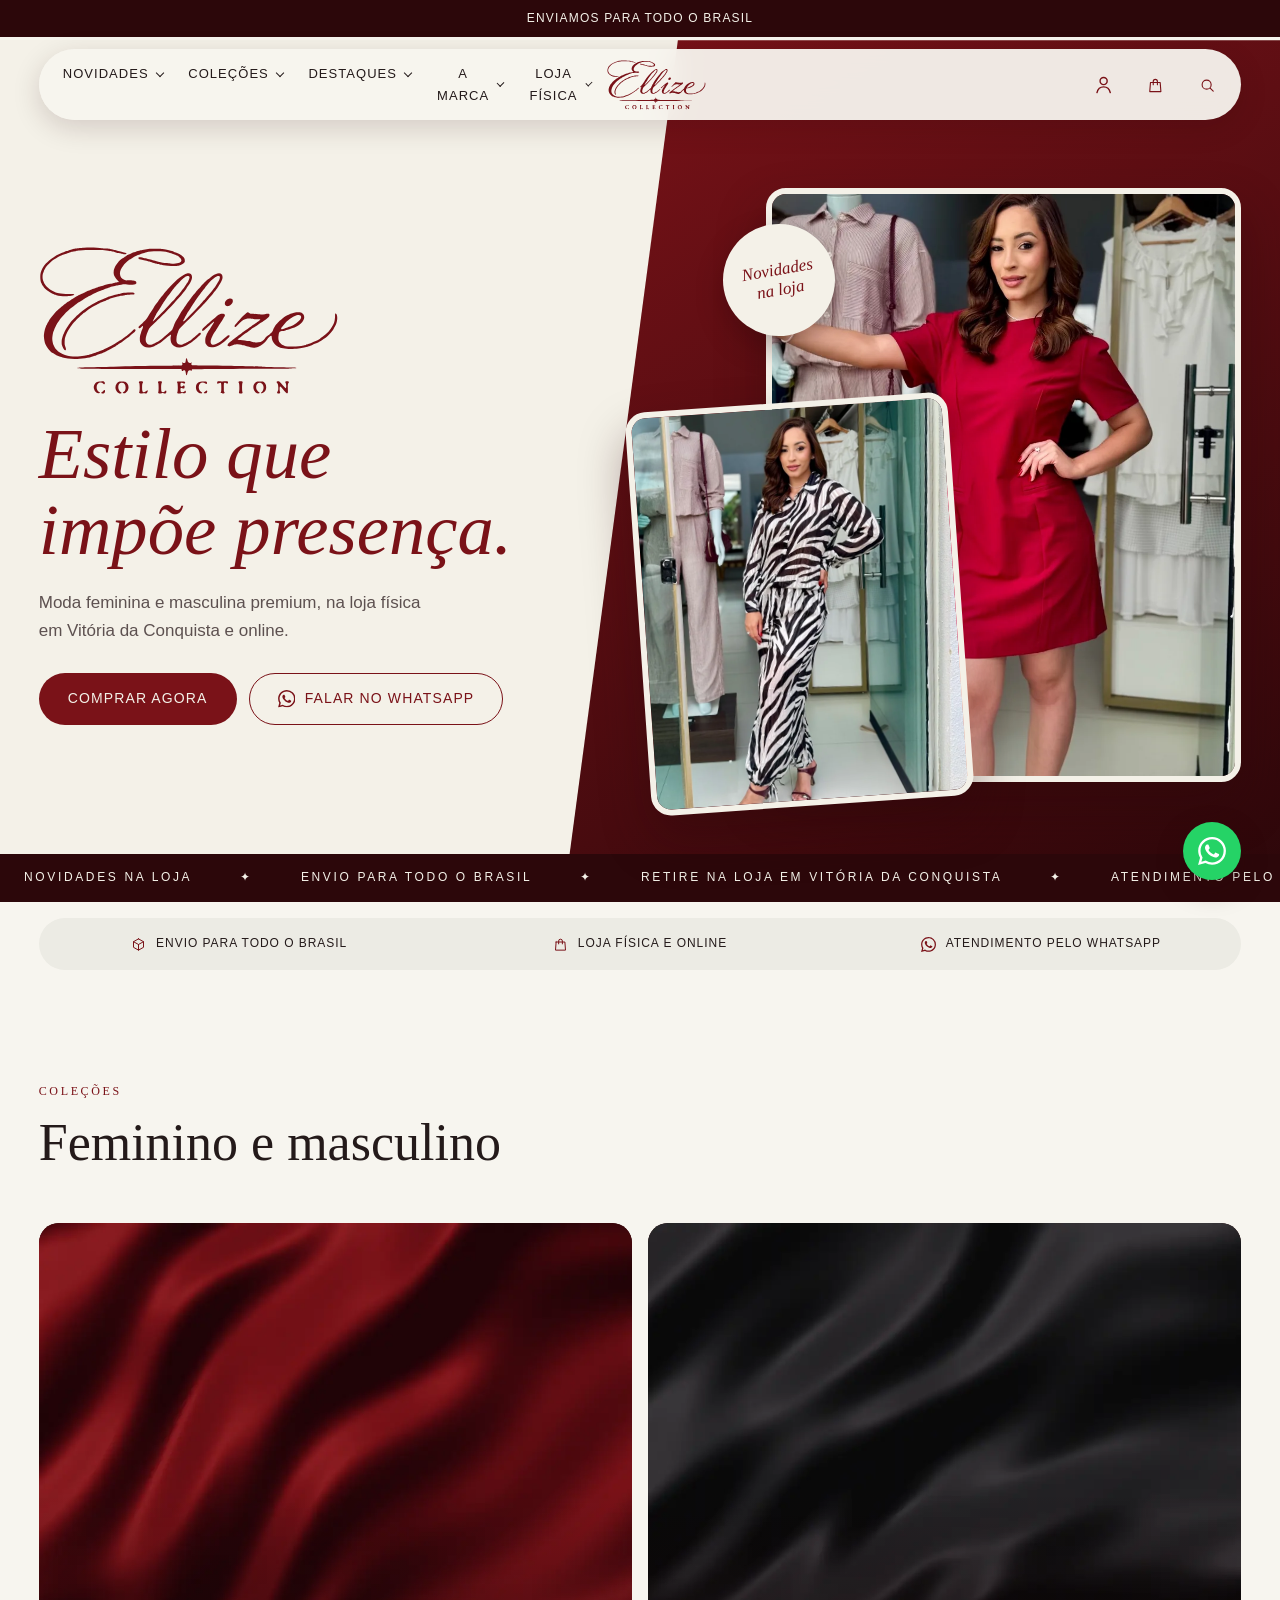
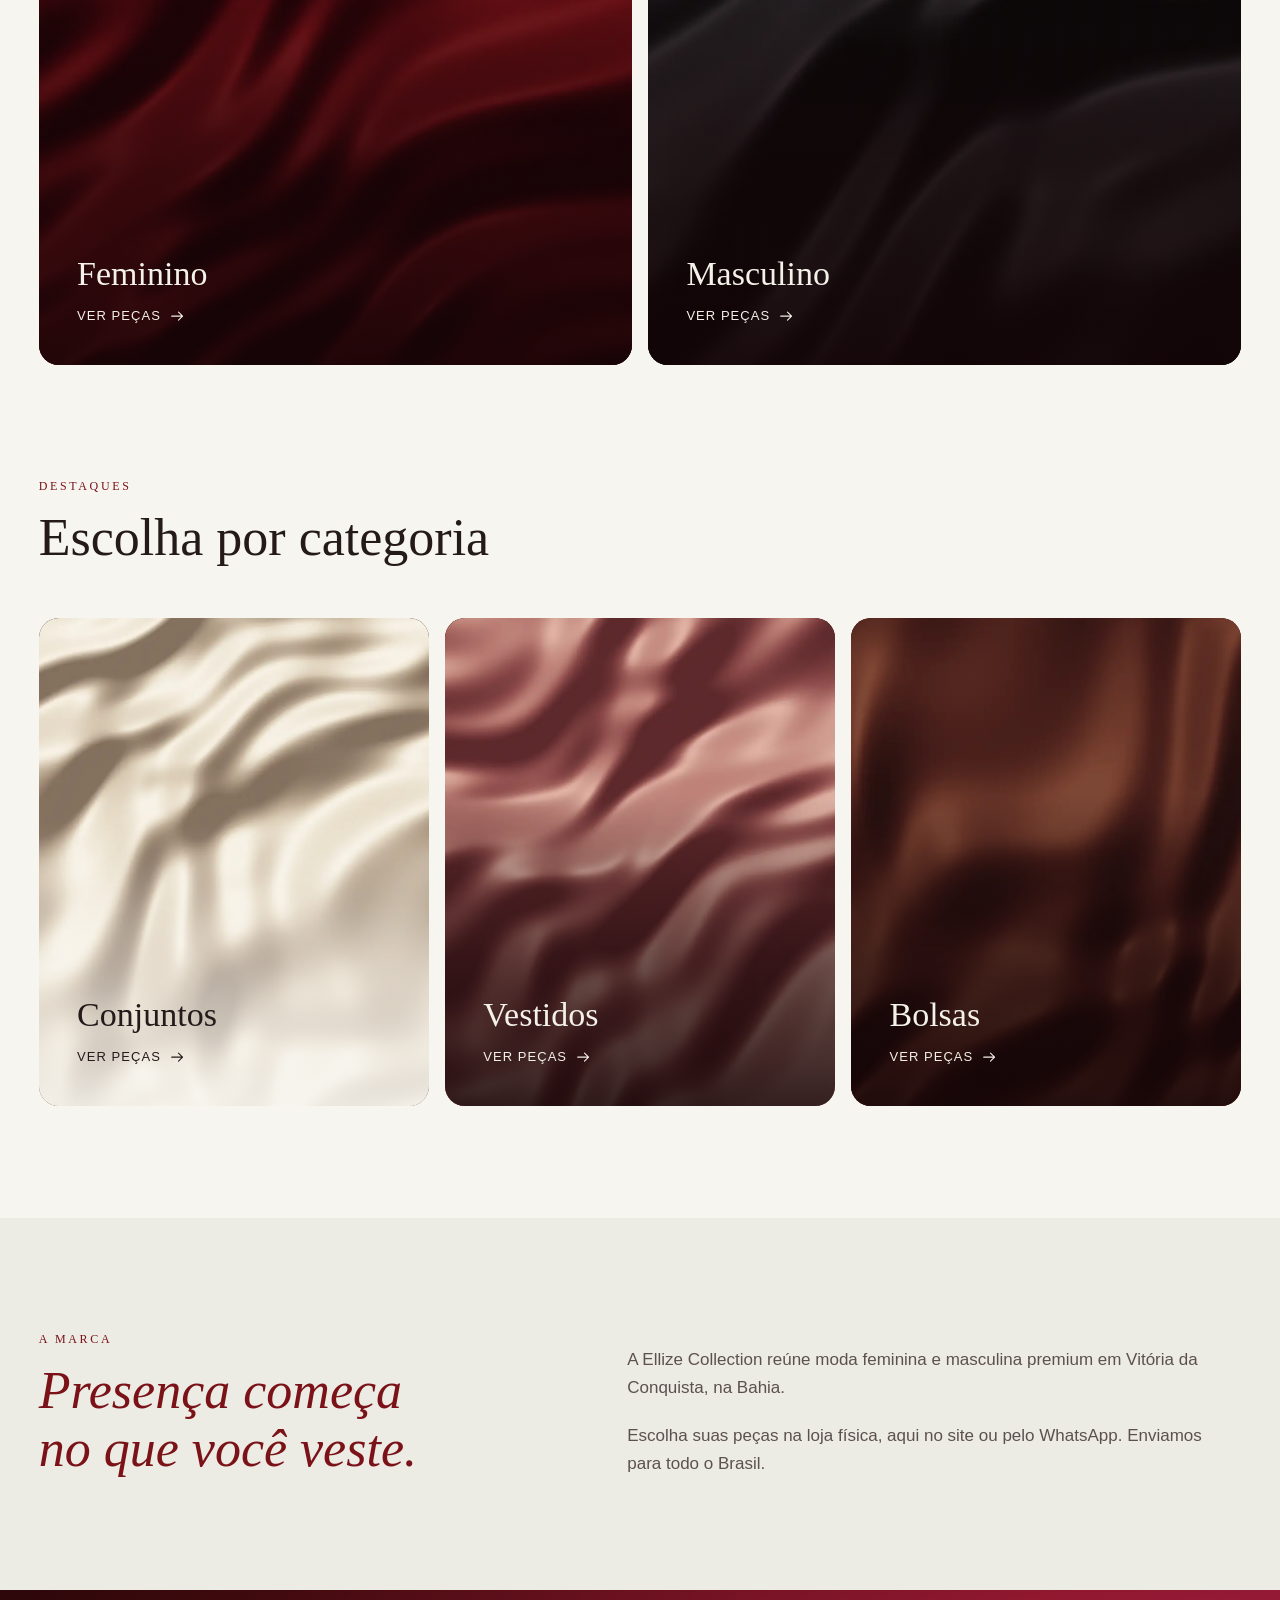
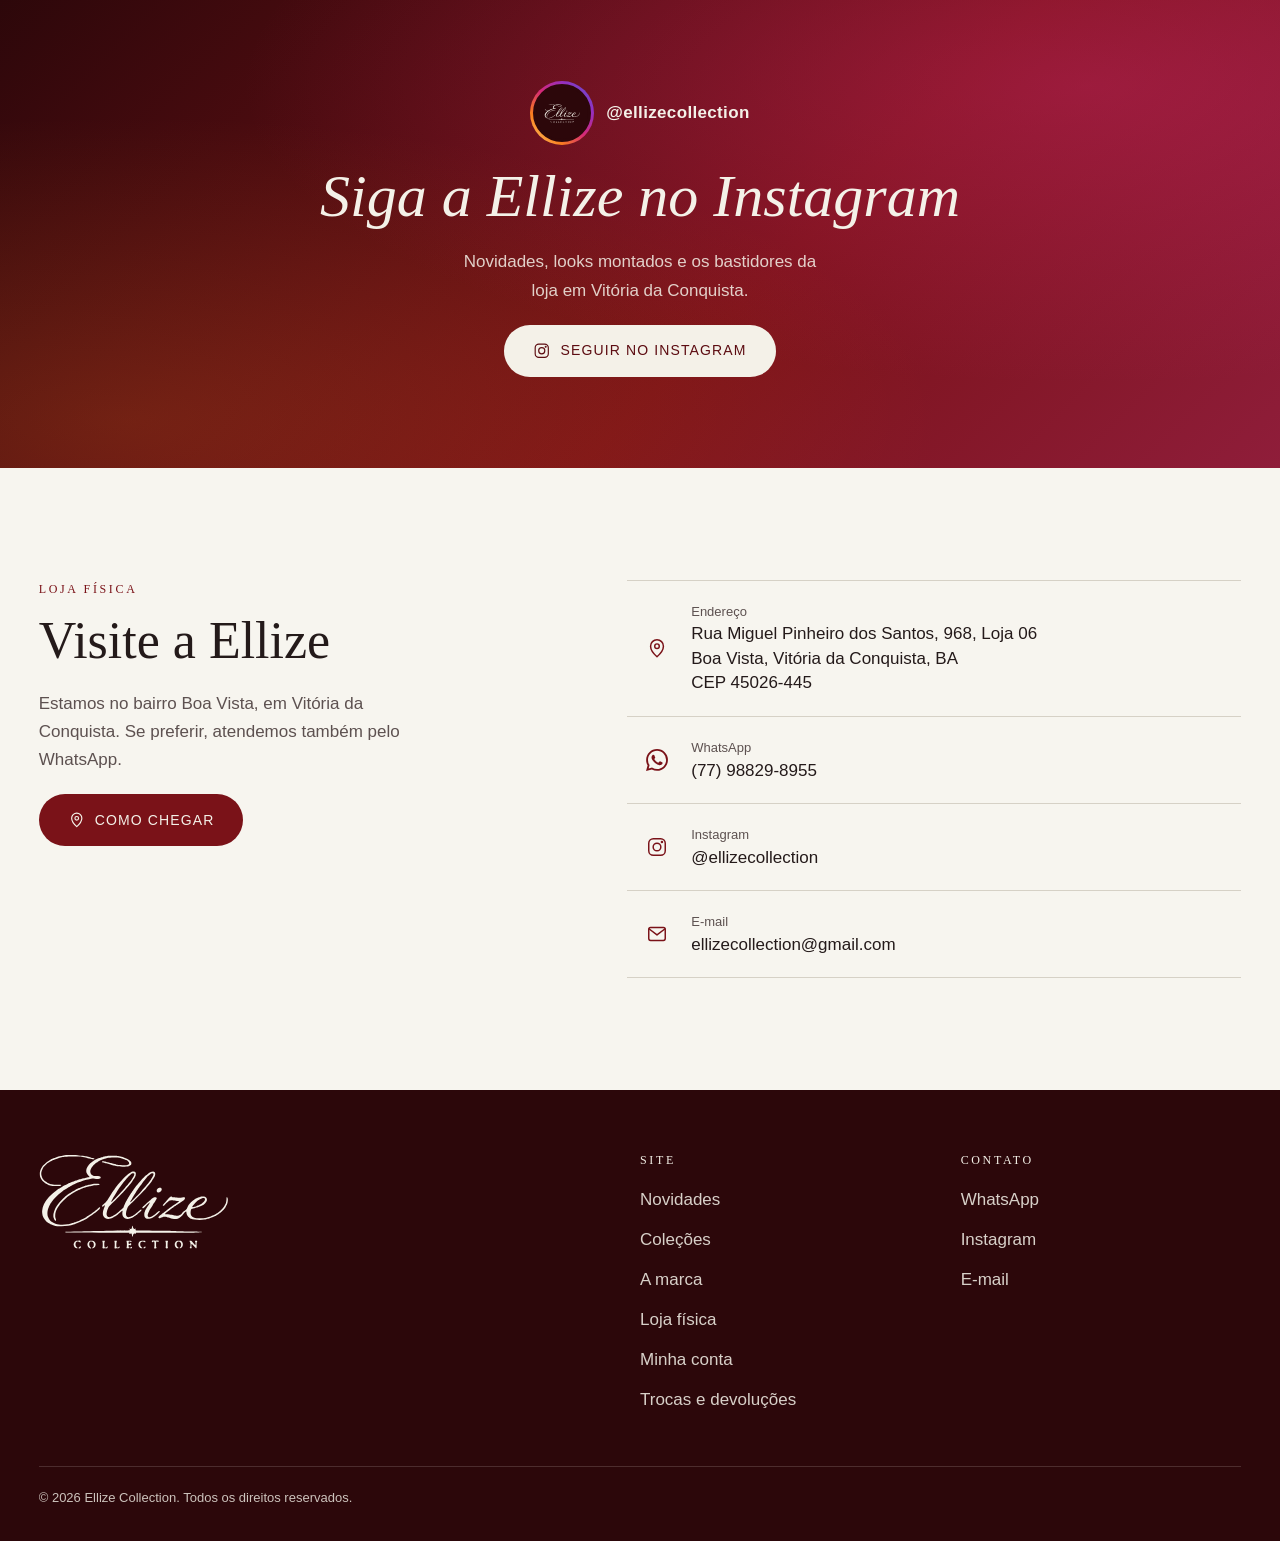
<file: index.html>
<!doctype html>
<html lang="pt-BR">
<head>
  <meta charset="utf-8">
  <meta name="viewport" content="width=device-width, initial-scale=1">
  <title>Ellize Collection | Moda feminina e masculina premium em Vitória da Conquista</title>
  <meta name="description" content="Ellize Collection: moda feminina e masculina premium. Loja física em Vitória da Conquista, na Bahia, e atendimento online com envio para todo o Brasil.">
  <meta name="theme-color" content="#2c070a">
  <meta property="og:type" content="website">
  <meta property="og:locale" content="pt_BR">
  <meta property="og:site_name" content="Ellize Collection">
  <meta property="og:title" content="Ellize Collection | Estilo que impõe presença.">
  <meta property="og:description" content="Moda feminina e masculina premium. Loja física em Vitória da Conquista e envio para todo o Brasil.">
  <meta property="og:url" content="https://ellizecollection.com.br/">
  <meta property="og:image" content="https://ellizecollection.com.br/assets/img/og-ellize.png">
  <link rel="canonical" href="https://ellizecollection.com.br/">
  <link rel="icon" href="assets/img/favicon.svg" type="image/svg+xml">
  <link rel="apple-touch-icon" href="assets/img/apple-touch-icon.png">
  <link rel="preload" as="image" href="assets/img/banner-vermelho.webp" type="image/webp" fetchpriority="high">
  <link rel="stylesheet" href="assets/css/tokens.css?v=20261118f">
  <link rel="stylesheet" href="assets/css/site.css?v=20261118f">
  <link rel="stylesheet" href="assets/css/store.css?v=20261118f">
  <script>document.documentElement.classList.add('js')</script>
  <script type="application/ld+json">
  {
    "@context": "https://schema.org",
    "@type": "ClothingStore",
    "name": "Ellize Collection",
    "url": "https://ellizecollection.com.br/",
    "image": "https://ellizecollection.com.br/assets/img/og-ellize.png",
    "description": "Moda feminina e masculina premium, com loja física em Vitória da Conquista e envio para todo o Brasil.",
    "telephone": "+55 77 98829-8955",
    "email": "ellizecollection@gmail.com",
    "address": {
      "@type": "PostalAddress",
      "streetAddress": "Rua Miguel Pinheiro dos Santos, 968, Loja 06, Boa Vista",
      "addressLocality": "Vitória da Conquista",
      "addressRegion": "BA",
      "postalCode": "45026-445",
      "addressCountry": "BR"
    },
    "sameAs": ["https://www.instagram.com/ellizecollection/"]
  }
  </script>
</head>
<body>
  <div id="topo"></div>

  <main id="conteudo">
    <section class="hero">
      <div class="hero-conteudo">
        <img class="hero-logo" src="assets/img/logo.svg" alt="Ellize Collection" width="560" height="281">
        <h1>Estilo que impõe presença.</h1>
        <p>Moda feminina e masculina premium, na loja física em Vitória da Conquista e online.</p>
        <div class="hero-acoes">
          <a class="botao botao-vinho" href="loja.html">Comprar agora</a>
          <a class="botao botao-linha" href="https://wa.me/5577988298955?text=Ol%C3%A1!%20Vim%20pelo%20site%20e%20quero%20ver%20as%20novidades." target="_blank" rel="noopener">
            <svg class="icone" aria-hidden="true"><use href="assets/img/icones.svg#i-whatsapp"/></svg>
            Falar no WhatsApp
          </a>
        </div>
      </div>
      <div class="hero-fotos esperando">
        <img class="hero-foto-principal" data-padrao="assets/img/banner-vermelho.webp" src="assets/img/banner-vermelho.webp" alt="Vestido vermelho na porta da loja Ellize Collection" width="880" height="1100" fetchpriority="high">
        <img class="hero-foto-apoio" data-padrao="assets/img/banner-zebra.webp" src="assets/img/banner-zebra.webp" alt="Conjunto de estampa zebra em preto e branco na loja" width="720" height="900">
        <span class="hero-selo">Novidades<br>na loja</span>
      </div>
      <div class="hero-faixa" aria-hidden="true"><div><span>Novidades na loja</span><span>✦</span><span>Envio para todo o Brasil</span><span>✦</span><span>Retire na loja em Vitória da Conquista</span><span>✦</span><span>Atendimento pelo WhatsApp</span><span>✦</span><span>Novidades na loja</span><span>✦</span><span>Envio para todo o Brasil</span><span>✦</span><span>Retire na loja em Vitória da Conquista</span><span>✦</span><span>Atendimento pelo WhatsApp</span><span>✦</span><span>Novidades na loja</span><span>✦</span><span>Envio para todo o Brasil</span><span>✦</span><span>Retire na loja em Vitória da Conquista</span><span>✦</span><span>Atendimento pelo WhatsApp</span><span>✦</span><span>Novidades na loja</span><span>✦</span><span>Envio para todo o Brasil</span><span>✦</span><span>Retire na loja em Vitória da Conquista</span><span>✦</span><span>Atendimento pelo WhatsApp</span><span>✦</span></div></div>
    </section>

    <section class="beneficios container" aria-label="Como a Ellize atende">
      <ul>
        <li><svg class="icone icone-linha" aria-hidden="true"><use href="assets/img/icones.svg#i-caixa"/></svg>Envio para todo o Brasil</li>
        <li><svg class="icone icone-linha" aria-hidden="true"><use href="assets/img/icones.svg#i-sacola"/></svg>Loja física e online</li>
        <li><svg class="icone" aria-hidden="true"><use href="assets/img/icones.svg#i-whatsapp"/></svg>Atendimento pelo WhatsApp</li>
      </ul>
    </section>

    <section class="secao container" id="colecoes">
      <div class="secao-topo revelar">
        <span class="etiqueta">Coleções</span>
        <h2>Feminino e masculino</h2>
      </div>
      <div class="colecoes-grade">
        <a class="painel sobre-escuro revelar" href="loja.html?c=feminino">
          <img src="assets/img/cetim-vinho.webp" alt="" width="1000" height="1250" loading="lazy">
          <h3>Feminino</h3>
          <span class="painel-chamada">Ver peças <svg class="icone icone-linha" aria-hidden="true"><use href="assets/img/icones.svg#i-seta"/></svg></span>
        </a>
        <a class="painel sobre-escuro revelar" href="loja.html?c=masculino">
          <img src="assets/img/cetim-preto.webp" alt="" width="1000" height="1250" loading="lazy">
          <h3>Masculino</h3>
          <span class="painel-chamada">Ver peças <svg class="icone icone-linha" aria-hidden="true"><use href="assets/img/icones.svg#i-seta"/></svg></span>
        </a>
      </div>
    </section>

    <section class="secao destaques container" id="destaques">
      <div class="secao-topo revelar">
        <span class="etiqueta">Destaques</span>
        <h2>Escolha por categoria</h2>
      </div>
      <div class="destaques-grade" id="destaques-grade">
        <a class="painel painel-claro revelar" href="loja.html?c=conjuntos">
          <img src="assets/img/cetim-marfim.webp" alt="" width="800" height="1000" loading="lazy">
          <h3>Conjuntos</h3>
          <span class="painel-chamada">Ver peças <svg class="icone icone-linha" aria-hidden="true"><use href="assets/img/icones.svg#i-seta"/></svg></span>
        </a>
        <a class="painel sobre-escuro revelar" href="loja.html?c=vestidos">
          <img src="assets/img/cetim-rose.webp" alt="" width="800" height="1000" loading="lazy">
          <h3>Vestidos</h3>
          <span class="painel-chamada">Ver peças <svg class="icone icone-linha" aria-hidden="true"><use href="assets/img/icones.svg#i-seta"/></svg></span>
        </a>
        <a class="painel sobre-escuro revelar" href="loja.html?c=bolsas">
          <img src="assets/img/cetim-caramelo.webp" alt="" width="800" height="1000" loading="lazy">
          <h3>Bolsas</h3>
          <span class="painel-chamada">Ver peças <svg class="icone icone-linha" aria-hidden="true"><use href="assets/img/icones.svg#i-seta"/></svg></span>
        </a>
      </div>
    </section>

    <section class="secao marca-secao" id="marca">
      <div class="container marca-grade">
        <div class="revelar">
          <span class="etiqueta">A marca</span>
          <h2>Presença começa no que você veste.</h2>
        </div>
        <div class="marca-texto revelar">
          <p>A Ellize Collection reúne moda feminina e masculina premium em Vitória da Conquista, na Bahia.</p>
          <p>Escolha suas peças na loja física, aqui no site ou pelo WhatsApp. Enviamos para todo o Brasil.</p>
        </div>
      </div>
    </section>

    <section class="insta-banner sobre-escuro" aria-labelledby="titulo-insta">
      <a class="insta-link container revelar" href="https://www.instagram.com/ellizecollection/" target="_blank" rel="noopener">
        <div class="insta-texto">
          <span class="insta-perfil">
            <span class="insta-avatar"><img src="assets/img/logo-claro.svg" alt="" width="56" height="28"></span>
            <span>@ellizecollection</span>
          </span>
          <h2 id="titulo-insta">Siga a Ellize no Instagram</h2>
          <p>Novidades, looks montados e os bastidores da loja em Vitória da Conquista.</p>
          <span class="botao botao-claro insta-botao">
            <svg class="icone icone-linha" aria-hidden="true"><use href="assets/img/icones.svg#i-instagram"/></svg>
            Seguir no Instagram
          </span>
        </div>
      </a>
    </section>

    <section class="secao container" id="loja">
      <div class="loja-grade">
        <div class="loja-intro revelar">
          <div>
            <span class="etiqueta">Loja física</span>
            <h2>Visite a Ellize</h2>
          </div>
          <p>Estamos no bairro Boa Vista, em Vitória da Conquista. Se preferir, atendemos também pelo WhatsApp.</p>
          <a class="botao botao-vinho" href="https://www.google.com/maps/search/?api=1&amp;query=Rua%20Miguel%20Pinheiro%20dos%20Santos%2C%20968%2C%20Boa%20Vista%2C%20Vit%C3%B3ria%20da%20Conquista%20-%20BA%2C%2045026-445" target="_blank" rel="noopener">
            <svg class="icone icone-linha" aria-hidden="true"><use href="assets/img/icones.svg#i-pino"/></svg>
            Como chegar
          </a>
        </div>
        <ul class="contatos revelar">
          <li>
            <address>
              <svg class="icone icone-linha" aria-hidden="true"><use href="assets/img/icones.svg#i-pino"/></svg>
              <span>
                <span class="contato-rotulo">Endereço</span>
                <span class="contato-valor">Rua Miguel Pinheiro dos Santos, 968, Loja 06<br>Boa Vista, Vitória da Conquista, BA<br>CEP 45026-445</span>
              </span>
            </address>
          </li>
          <li>
            <a href="https://wa.me/5577988298955?text=Ol%C3%A1!%20Vim%20pelo%20site%20da%20Ellize%20Collection." target="_blank" rel="noopener">
              <svg class="icone" aria-hidden="true"><use href="assets/img/icones.svg#i-whatsapp"/></svg>
              <span><span class="contato-rotulo">WhatsApp</span><span class="contato-valor">(77) 98829-8955</span></span>
            </a>
          </li>
          <li>
            <a href="https://www.instagram.com/ellizecollection/" target="_blank" rel="noopener">
              <svg class="icone icone-linha" aria-hidden="true"><use href="assets/img/icones.svg#i-instagram"/></svg>
              <span><span class="contato-rotulo">Instagram</span><span class="contato-valor">@ellizecollection</span></span>
            </a>
          </li>
          <li>
            <a href="mailto:ellizecollection@gmail.com">
              <svg class="icone icone-linha" aria-hidden="true"><use href="assets/img/icones.svg#i-email"/></svg>
              <span><span class="contato-rotulo">E-mail</span><span class="contato-valor">ellizecollection@gmail.com</span></span>
            </a>
          </li>
        </ul>
      </div>
    </section>
  </main>

  <footer class="rodape sobre-escuro">
    <div class="container">
      <div class="rodape-grade">
        <div class="rodape-marca">
          <img class="rodape-logo" src="assets/img/logo-claro.svg" alt="Ellize Collection" width="190" height="95" loading="lazy">
        </div>
        <nav aria-label="Site">
          <h2>Site</h2>
          <ul>
            <li><a href="loja.html">Novidades</a></li>
            <li><a href="#colecoes">Coleções</a></li>
            <li><a href="#marca">A marca</a></li>
            <li><a href="#loja">Loja física</a></li>
            <li><a href="conta.html">Minha conta</a></li>
            <li><a href="politicas.html">Trocas e devoluções</a></li>
          </ul>
        </nav>
        <div>
          <h2>Contato</h2>
          <ul>
            <li><a href="https://wa.me/5577988298955" target="_blank" rel="noopener">WhatsApp</a></li>
            <li><a href="https://www.instagram.com/ellizecollection/" target="_blank" rel="noopener">Instagram</a></li>
            <li><a href="mailto:ellizecollection@gmail.com">E-mail</a></li>
          </ul>
        </div>
      </div>
      <p class="rodape-base">© 2026 Ellize Collection. Todos os direitos reservados.</p>
    </div>
  </footer>

  <a class="fab" href="https://wa.me/5577988298955?text=Ol%C3%A1!%20Vim%20pelo%20site%20da%20Ellize%20Collection." target="_blank" rel="noopener" aria-label="Falar pelo WhatsApp">
    <svg class="icone" aria-hidden="true"><use href="assets/img/icones.svg#i-whatsapp"/></svg>
  </a>

  <script src="assets/js/main.js?v=20261118f" defer></script>
</body>
</html>
</file>
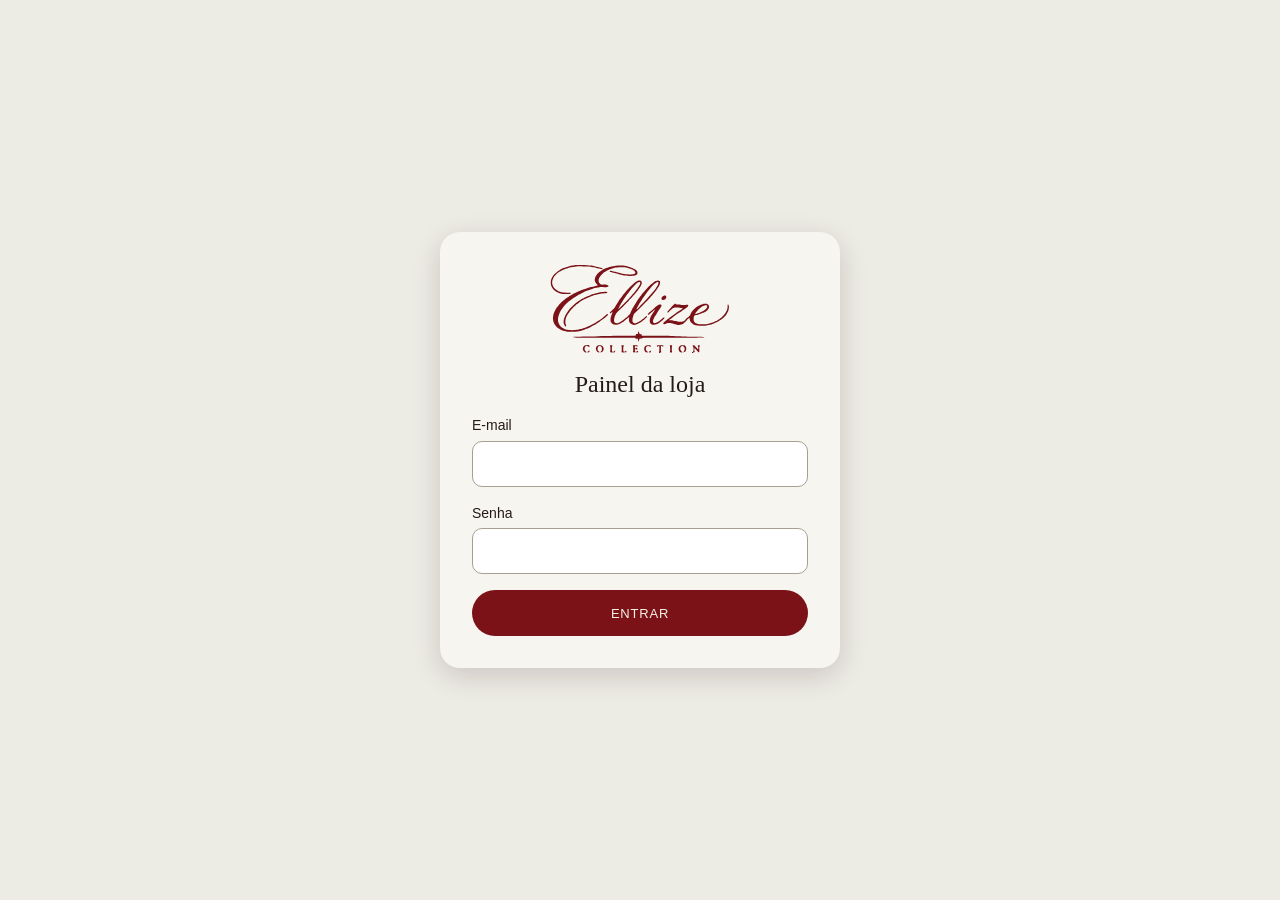
<file: administrator/index.html>
<!doctype html>
<html lang="pt-BR">
<head>
  <meta charset="utf-8">
  <meta name="viewport" content="width=device-width, initial-scale=1">
  <title>Painel | Ellize Collection</title>
  <meta name="robots" content="noindex, nofollow">
  <meta name="theme-color" content="#2c070a">
  <link rel="icon" href="../assets/img/favicon.svg" type="image/svg+xml">
  <link rel="stylesheet" href="../assets/css/tokens.css?v=20261118f">
  <link rel="stylesheet" href="admin.css?v=20261118f">
</head>
<body>
  <main class="login" id="tela-login" hidden>
    <form class="login-caixa" id="form-login" novalidate>
      <img src="../assets/img/logo.svg" alt="Ellize Collection" width="200" height="100">
      <h1>Painel da loja</h1>
      <label class="campo">E-mail<input name="email" type="email" autocomplete="username" required></label>
      <label class="campo">Senha<input name="senha" type="password" autocomplete="current-password" required></label>
      <p class="mensagem mensagem-erro" id="erro-login" role="alert" hidden></p>
      <button class="botao botao-vinho" type="submit">Entrar</button>
    </form>
  </main>

  <div id="tela-painel" hidden>
    <header class="topo">
      <img src="../assets/img/logo-claro.svg" alt="Ellize Collection" width="110" height="55">
      <nav class="abas" aria-label="Seções do painel">
        <button type="button" data-aba="produtos" aria-current="page">Produtos</button>
        <button type="button" data-aba="pedidos">Pedidos</button>
        <button type="button" data-aba="trocas">Trocas</button>
        <button type="button" data-aba="clientes">Clientes</button>
        <button type="button" data-aba="categorias">Categorias</button>
        <button type="button" data-aba="banner">Banner</button>
        <button type="button" data-aba="relatorios">Relatórios</button>
      </nav>
      <div class="topo-acoes">
        <a href="../index.html" target="_blank" rel="noopener">Ver loja</a>
        <button type="button" id="sair">Sair</button>
      </div>
    </header>

    <main class="conteudo">
      <section id="aba-produtos">
        <div class="resumo" id="resumo"></div>
        <div class="barra">
          <input id="busca" type="search" placeholder="Buscar produto" aria-label="Buscar produto">
          <select id="filtro" aria-label="Filtrar produtos">
            <option value="">Todos</option>
            <option value="ativos">Visíveis na loja</option>
            <option value="ocultos">Ocultos</option>
            <option value="promocao">Em promoção</option>
            <option value="esgotados">Esgotados</option>
          </select>
          <button class="botao botao-vinho" id="novo" type="button">Novo produto</button>
        </div>
        <div id="lista-produtos" aria-busy="true"><p class="estado">Carregando produtos…</p></div>
      </section>

      <section id="aba-trocas" hidden>
        <p class="dica">Pedidos de troca e devolução feitos em até 7 dias depois da entrega. Ao concluir uma troca, informe o crédito. Reembolsos são feitos no Mercado Pago.</p>
        <div id="lista-trocas"><p class="estado">Carregando…</p></div>
      </section>

      <section id="aba-clientes" hidden>
        <div class="barra">
          <input id="busca-clientes" type="search" placeholder="Buscar por nome, e-mail ou telefone" aria-label="Buscar clientes">
        </div>
        <p class="dica" id="total-clientes"></p>
        <div id="lista-clientes"><p class="estado">Carregando…</p></div>
      </section>

      <section id="aba-categorias" hidden>
        <form class="barra" id="form-categoria" novalidate>
          <input id="nova-categoria" maxlength="40" placeholder="Nome da nova categoria" aria-label="Nome da nova categoria">
          <button class="botao botao-vinho" type="submit">Adicionar</button>
        </form>
        <p class="dica">Feminino e Masculino são fixas e aceitam só a foto de capa. O departamento de cada categoria define em qual coluna ela aparece em Coleções, no menu. As outras aparecem em Escolha por categoria: arraste pela alça ou use as setas para definir a ordem. Sem capa, o site usa a foto de um produto ou uma textura.</p>
        <ul class="categorias" id="lista-categorias"></ul>
      </section>

      <section id="aba-banner" hidden>
        <p class="dica">Troque uma ou as duas fotos do banner da página inicial. Confira na prévia como fica no celular e no computador e só então publique.</p>
        <div class="banner-fotos">
        <div class="banner-foto">
          <img id="banner-img-1" alt="Foto 1 do banner" width="96" height="120">
          <div class="banner-foto-info">
            <strong>Foto 1</strong>
            <span class="dica">A foto grande, à direita do banner.</span>
            <span class="banner-situacao" id="banner-situacao-1"></span>
            <label class="foto-botao"><input type="file" accept="image/jpeg,image/png,image/webp" data-banner-arquivo="1"><span>Trocar foto</span></label>
            <button class="botao-texto" type="button" data-banner-ajustar="1" hidden>Ajustar enquadramento</button>
            <button class="botao-texto" type="button" data-banner-padrao="1">Voltar à foto original da loja</button>
          </div>
        </div>
        <div class="banner-foto">
          <img id="banner-img-2" alt="Foto 2 do banner" width="96" height="120">
          <div class="banner-foto-info">
            <strong>Foto 2</strong>
            <span class="dica">A foto menor, inclinada na frente da grande.</span>
            <span class="banner-situacao" id="banner-situacao-2"></span>
            <label class="foto-botao"><input type="file" accept="image/jpeg,image/png,image/webp" data-banner-arquivo="2"><span>Trocar foto</span></label>
            <button class="botao-texto" type="button" data-banner-ajustar="2" hidden>Ajustar enquadramento</button>
            <button class="botao-texto" type="button" data-banner-padrao="2">Voltar à foto original da loja</button>
          </div>
        </div>
        </div>
        <div class="banner-previas">
          <figure class="banner-previa"><figcaption>Prévia no celular</figcaption>
            <div class="previa-tela previa-celular" data-largura="390" data-altura="780"><iframe id="previa-celular" title="Prévia do banner no celular" width="390" height="780" tabindex="-1"></iframe></div>
          </figure>
          <figure class="banner-previa"><figcaption>Prévia no computador</figcaption>
            <div class="previa-tela previa-computador" data-largura="1366" data-altura="800"><iframe id="previa-computador" title="Prévia do banner no computador" width="1366" height="800" tabindex="-1"></iframe></div>
          </figure>
        </div>
        <p class="nota-pequena" id="banner-estado">Nenhuma alteração.</p>
        <div class="banner-acoes">
          <button class="botao botao-linha" type="button" id="banner-descartar" disabled>Descartar alterações</button>
          <button class="botao botao-vinho" type="button" id="banner-publicar" disabled>Publicar banner</button>
        </div>
      </section>

      <section id="aba-relatorios" hidden>
        <div class="barra barra-relatorio">
          <select id="rel-tipo" aria-label="Tipo de relatório">
            <option value="diario">Diário</option>
            <option value="semanal">Semanal</option>
            <option value="mensal" selected>Mensal</option>
            <option value="anual">Anual</option>
            <option value="personalizado">Personalizado</option>
          </select>
          <div class="rel-navegar" id="rel-navegar">
            <button class="fechar" type="button" id="rel-anterior" aria-label="Período anterior">‹</button>
            <strong id="rel-rotulo"></strong>
            <button class="fechar" type="button" id="rel-proximo" aria-label="Próximo período">›</button>
          </div>
          <div class="rel-datas" id="rel-datas" hidden>
            <label class="campo">De<input id="rel-de" type="date"></label>
            <label class="campo">Até<input id="rel-ate" type="date"></label>
          </div>
          <button class="botao botao-linha" type="button" id="rel-imprimir">Imprimir ou salvar PDF</button>
        </div>
        <div class="rel-impressao-titulo" id="rel-impressao-titulo"></div>
        <div id="relatorio" aria-live="polite"></div>
      </section>

      <section id="aba-pedidos" hidden>
        <div class="barra">
          <select id="filtro-pedidos" aria-label="Filtrar pedidos">
            <option value="">Todos os pedidos</option>
            <option value="novo">Aguardando pagamento</option>
            <option value="pago">Pagos</option>
            <option value="enviado">Enviados</option>
            <option value="entregue">Entregues</option>
            <option value="cancelado">Cancelados</option>
          </select>
        </div>
        <div id="lista-pedidos"><p class="estado">Carregando pedidos…</p></div>
      </section>
    </main>
  </div>

  <dialog class="editor" id="editor" aria-labelledby="editor-titulo">
    <form id="form-produto" novalidate>
      <div class="editor-topo">
        <h2 id="editor-titulo">Novo produto</h2>
        <button class="fechar" type="button" data-fechar aria-label="Fechar">×</button>
      </div>
      <div class="editor-corpo">
        <div class="foto-campo" id="foto-area">
          <div class="foto-moldura"><img id="foto-previa" src="../assets/img/cetim-marfim.webp" alt="" width="120" height="150"></div>
          <div class="foto-info">
            <strong>Foto principal</strong>
            <p id="foto-texto">Arraste a foto para cá ou use o botão.</p>
            <label class="foto-botao">
              <input id="foto" type="file" accept="image/jpeg,image/png,image/webp">
              <span id="foto-botao-texto">Escolher foto</span>
            </label>
            <button class="botao-texto" type="button" id="foto-ajustar" hidden>Ajustar enquadramento</button>
            <p class="foto-dica">JPG, PNG ou WebP. Ao escolher, você arrasta e dá zoom para definir o enquadramento no formato da loja (4:5).</p>
          </div>
        </div>
        <p class="mensagem mensagem-erro" id="foto-erro" role="alert" hidden></p>
        <div class="videos-campo">
          <strong>Vídeos</strong>
          <p class="foto-dica">MP4 ou WebM de até 50 MB, até 3 vídeos. Eles aparecem antes das fotos na página do produto. A foto principal continua sendo a capa na loja.</p>
          <div class="videos-lista" id="videos-lista"></div>
          <label class="foto-botao">
            <input id="video" type="file" accept="video/mp4,video/webm,video/quicktime" multiple>
            <span>Adicionar vídeo</span>
          </label>
        </div>
        <label class="campo">Nome<input name="nome" required maxlength="120"></label>
        <label class="campo">Descrição<textarea name="descricao" rows="3" maxlength="2000"></textarea></label>
        <div class="duas">
          <label class="campo">Valor no cartão (R$)<input name="preco" inputmode="decimal" required placeholder="259,90"></label>
          <label class="campo">Valor no Pix (R$)<input name="pix" inputmode="decimal" placeholder="Igual ao cartão"></label>
          <label class="campo">Promoção no cartão (R$)<input name="promo" inputmode="decimal" placeholder="Sem promoção"></label>
          <label class="campo">Promoção no Pix (R$)<input name="promoPix" inputmode="decimal" placeholder="Sem promoção"></label>
        </div>
        <fieldset class="grupo">
          <legend>Categorias</legend>
          <div class="marcas" id="categorias"></div>
          <div class="nova-categoria">
            <input id="nova-categoria-produto" maxlength="40" placeholder="Nova categoria" aria-label="Nova categoria">
            <button class="botao-texto" id="criar-categoria" type="button">+ Adicionar</button>
          </div>
        </fieldset>
        <fieldset class="grupo">
          <legend>Estoque por cor e tamanho</legend>
          <p class="dica">Para peça sem variação de cor, mantenha a linha "Única". Clique na bolinha para escolher a cor. Se precisar de outro nome, como "Azul royal", digite no campo ao lado. As fotos de cada cor aparecem na loja quando o cliente a seleciona. A primeira é a principal da cor.</p>
          <div class="grade-rolagem" id="grade"></div>
          <div class="fotos-modo" role="radiogroup" aria-label="Fotos da galeria">
            <span>Fotos da galeria</span>
            <label><input type="radio" name="modoFotos" value="geral"> As mesmas para todas as cores</label>
            <label><input type="radio" name="modoFotos" value="cor"> Diferentes para cada cor</label>
          </div>
          <div class="fotos-cores" id="fotos-cores"></div>
          <div class="paleta" id="paleta" hidden>
            <div class="paleta-topo"><span>Escolha a cor</span><button class="botao-texto" type="button" data-fechar-paleta>Fechar</button></div>
            <div class="paleta-opcoes" id="paleta-opcoes"></div>
          </div>
          <div class="atalhos" id="atalhos"></div>
        </fieldset>
        <label class="marca-linha"><input name="ativo" type="checkbox" checked> Visível na loja</label>
        <p class="mensagem mensagem-erro" id="erro-produto" role="alert" hidden></p>
      </div>
      <div class="editor-rodape">
        <button class="botao botao-linha" type="button" data-fechar>Cancelar</button>
        <button class="botao botao-vinho" type="submit">Salvar</button>
      </div>
    </form>
  </dialog>

  <dialog class="editor recorte" id="recorte" aria-labelledby="recorte-titulo">
    <div class="editor-topo"><h2 id="recorte-titulo">Enquadrar a foto</h2></div>
    <div class="editor-corpo">
      <p class="dica">Arraste a foto para escolher a parte que aparece. Use o zoom para aproximar ou afastar; afastando, sobra fundo branco em volta.</p>
      <div class="recorte-moldura" id="recorte-moldura"><img id="recorte-imagem" alt="Foto sendo enquadrada" draggable="false"></div>
      <label class="recorte-zoom">Zoom<input id="recorte-zoom" type="range" min="0" max="1000" value="0" aria-label="Zoom da foto"></label>
      <div class="recorte-atalhos">
        <button class="botao-texto" type="button" data-recorte="inteira">Mostrar a foto inteira</button>
        <button class="botao-texto" type="button" data-recorte="preencher">Preencher o quadro</button>
      </div>
      <p class="nota-pequena" id="recorte-conta" hidden></p>
    </div>
    <div class="editor-rodape">
      <button class="botao botao-linha" type="button" data-recorte="cancelar">Cancelar</button>
      <button class="botao botao-vinho" type="button" data-recorte="usar">Usar esta foto</button>
    </div>
  </dialog>

  <dialog class="editor finalizar" id="finalizar" aria-labelledby="finalizar-titulo">
    <form id="form-finalizar" novalidate>
      <div class="editor-topo">
        <h2 id="finalizar-titulo">Finalizar pedido</h2>
        <button class="fechar" type="button" data-fechar aria-label="Fechar">×</button>
      </div>
      <div class="editor-corpo">
        <p>Confirme que o pagamento foi recebido. O estoque de cada cor e tamanho será baixado.</p>
        <label class="campo">Forma de pagamento
          <select name="pagamento" required>
            <option value="">Selecione</option>
            <option value="pix">Pix</option>
            <option value="boleto">Boleto</option>
            <option value="dinheiro">Dinheiro</option>
            <option value="debito">Cartão de débito</option>
            <option value="credito">Cartão de crédito</option>
            <option value="transferencia">Transferência</option>
            <option value="outro">Outro</option>
          </select>
        </label>
        <label class="campo">Estado
          <select id="fin-estado" name="estado"></select>
        </label>
        <div class="campo">
          <label for="fin-cidade">Cidade</label>
          <input id="fin-cidade" name="cidade" autocomplete="off" role="combobox" aria-autocomplete="list" aria-expanded="false" aria-controls="fin-cidades" placeholder="Digite ou selecione" maxlength="80">
          <ul class="cidades" id="fin-cidades" role="listbox" aria-label="Cidades" hidden></ul>
        </div>
        <p class="valor-final" id="finalizar-valor" aria-live="polite"></p>
        <p class="dica">Pix, dinheiro e transferência usam o valor no Pix. Débito, crédito e outro usam o valor no cartão. Dinheiro só aparece em pedidos com retirada na loja.</p>
        <p class="mensagem mensagem-erro" id="erro-finalizar" role="alert" hidden></p>
      </div>
      <div class="editor-rodape">
        <button class="botao botao-linha" type="button" data-fechar>Voltar</button>
        <button class="botao botao-vinho" type="submit">Finalizar pedido</button>
      </div>
    </form>
  </dialog>

  <div class="aviso" id="aviso" role="status" hidden></div>

  <script src="../assets/vendor/supabase-2.119.0.js" defer></script>
  <script src="admin.js?v=20261118f" defer></script>
</body>
</html>
</file>
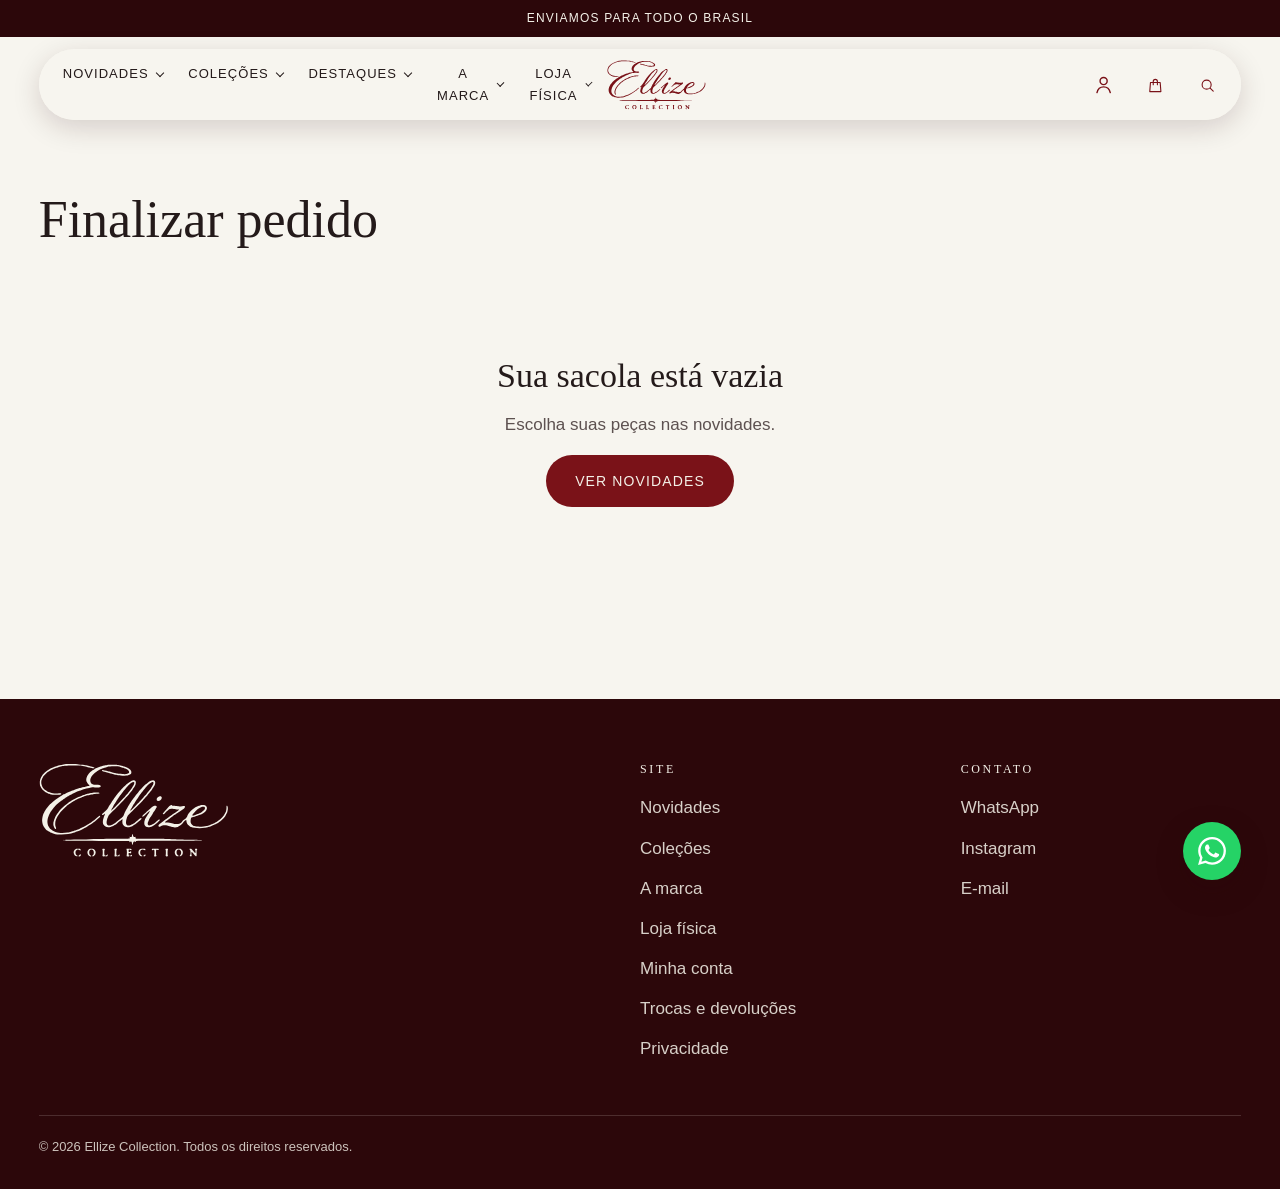
<file: carrinho.html>
<!doctype html>
<html lang="pt-BR">
<head>
  <meta charset="utf-8">
  <meta name="viewport" content="width=device-width, initial-scale=1">
  <title>Finalizar pedido | Ellize Collection</title>
  <meta name="description" content="Finalize seu pedido na Ellize Collection.">
  <meta name="theme-color" content="#2c070a">
  <meta name="robots" content="noindex">
  <link rel="icon" href="assets/img/favicon.svg" type="image/svg+xml">
  <link rel="apple-touch-icon" href="assets/img/apple-touch-icon.png">
  <link rel="stylesheet" href="assets/css/tokens.css?v=20261118f">
  <link rel="stylesheet" href="assets/css/site.css?v=20261118f">
  <link rel="stylesheet" href="assets/css/store.css?v=20261118f">
  <script>document.documentElement.classList.add('js')</script>
</head>
<body data-pagina="carrinho">
  <div id="topo"></div>
  <main id="conteudo" class="pagina container">
    <div class="pagina-topo">
      <h1>Finalizar pedido</h1>
    </div>
    <div class="carrinho" id="carrinho"><p>Carregando sua sacola…</p></div>
  </main>
  <div id="rodape"></div>
  <noscript><p class="container">Para comprar no site, ative o JavaScript do navegador ou fale com a loja pelo WhatsApp (77) 98829-8955.</p></noscript>
  <script src="assets/js/main.js?v=20261118f" defer></script>
  <script src="assets/vendor/supabase-2.119.0.js" defer></script>
  <script src="assets/js/store.js?v=20261118f" defer></script>
</body>
</html>
</file>
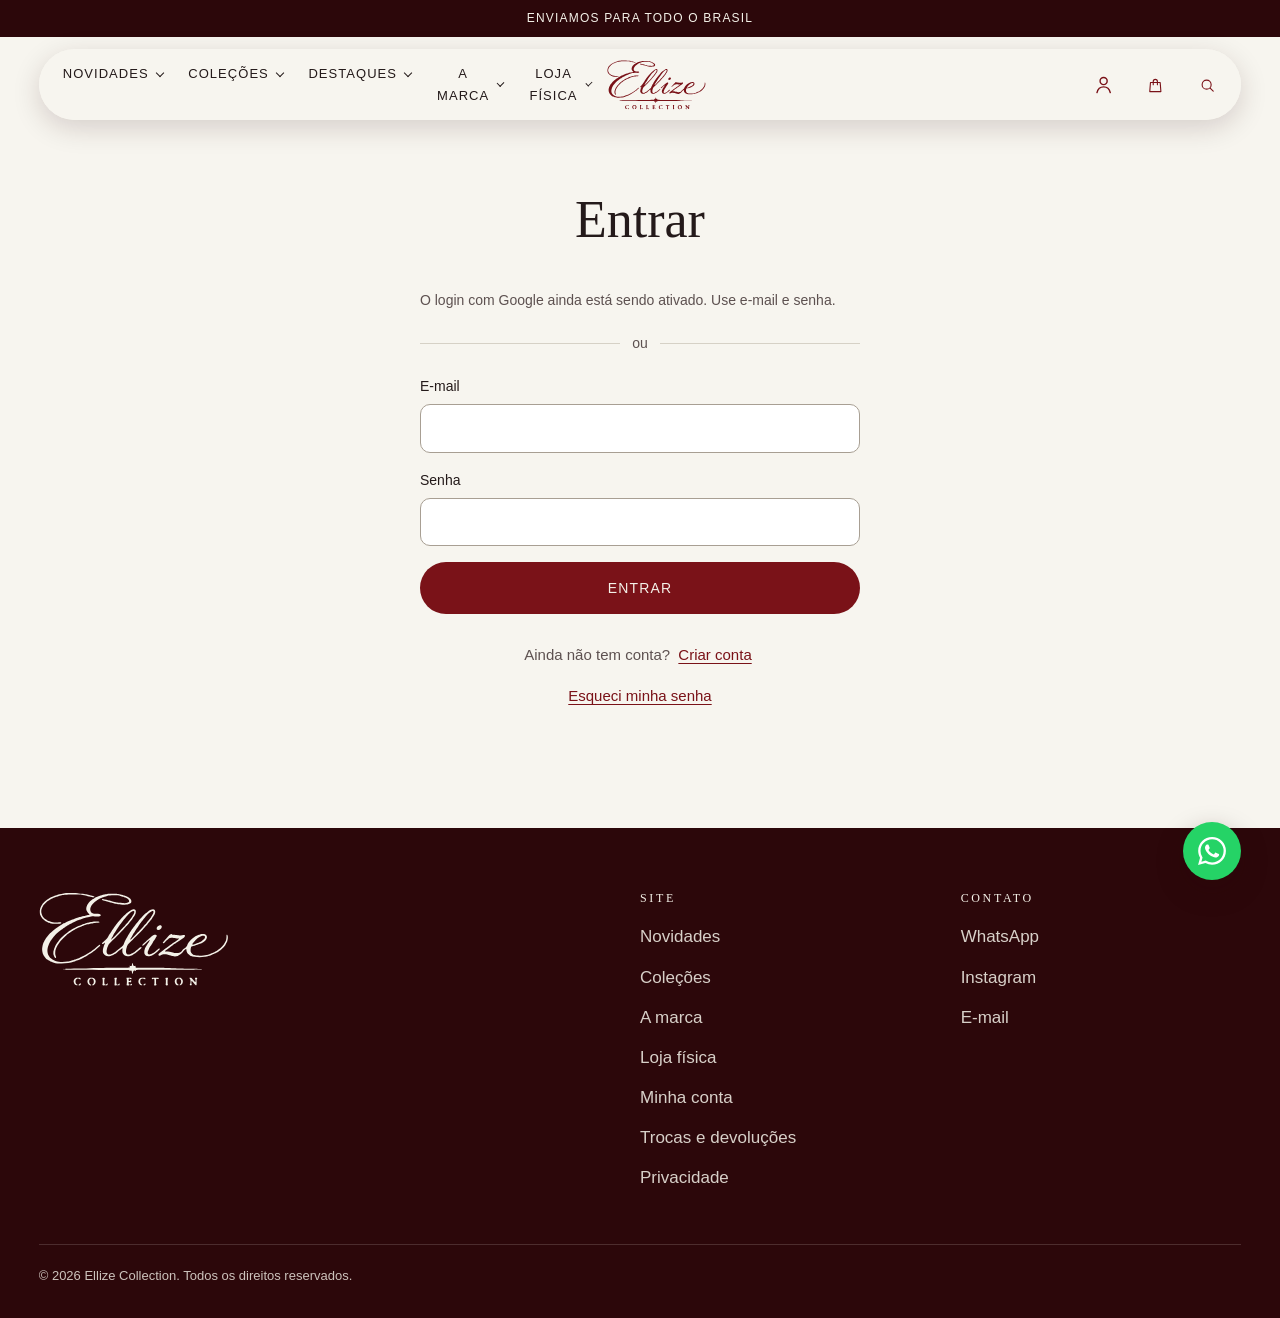
<file: conta.html>
<!doctype html>
<html lang="pt-BR">
<head>
  <meta charset="utf-8">
  <meta name="viewport" content="width=device-width, initial-scale=1">
  <title>Minha conta | Ellize Collection</title>
  <meta name="description" content="Entre na sua conta da Ellize Collection e acompanhe seus pedidos.">
  <meta name="theme-color" content="#2c070a">
  <meta name="robots" content="noindex">
  <link rel="icon" href="assets/img/favicon.svg" type="image/svg+xml">
  <link rel="apple-touch-icon" href="assets/img/apple-touch-icon.png">
  <link rel="stylesheet" href="assets/css/tokens.css?v=20261118f">
  <link rel="stylesheet" href="assets/css/site.css?v=20261118f">
  <link rel="stylesheet" href="assets/css/store.css?v=20261118f">
  <script>document.documentElement.classList.add('js')</script>
</head>
<body data-pagina="conta">
  <div id="topo"></div>
  <main id="conteudo" class="pagina container">
    <div id="conta"><p>Carregando…</p></div>
  </main>
  <div id="rodape"></div>
  <noscript><p class="container">Para comprar no site, ative o JavaScript do navegador ou fale com a loja pelo WhatsApp (77) 98829-8955.</p></noscript>
  <script src="assets/js/main.js?v=20261118f" defer></script>
  <script src="assets/vendor/supabase-2.119.0.js" defer></script>
  <script src="assets/js/store.js?v=20261118f" defer></script>
</body>
</html>
</file>
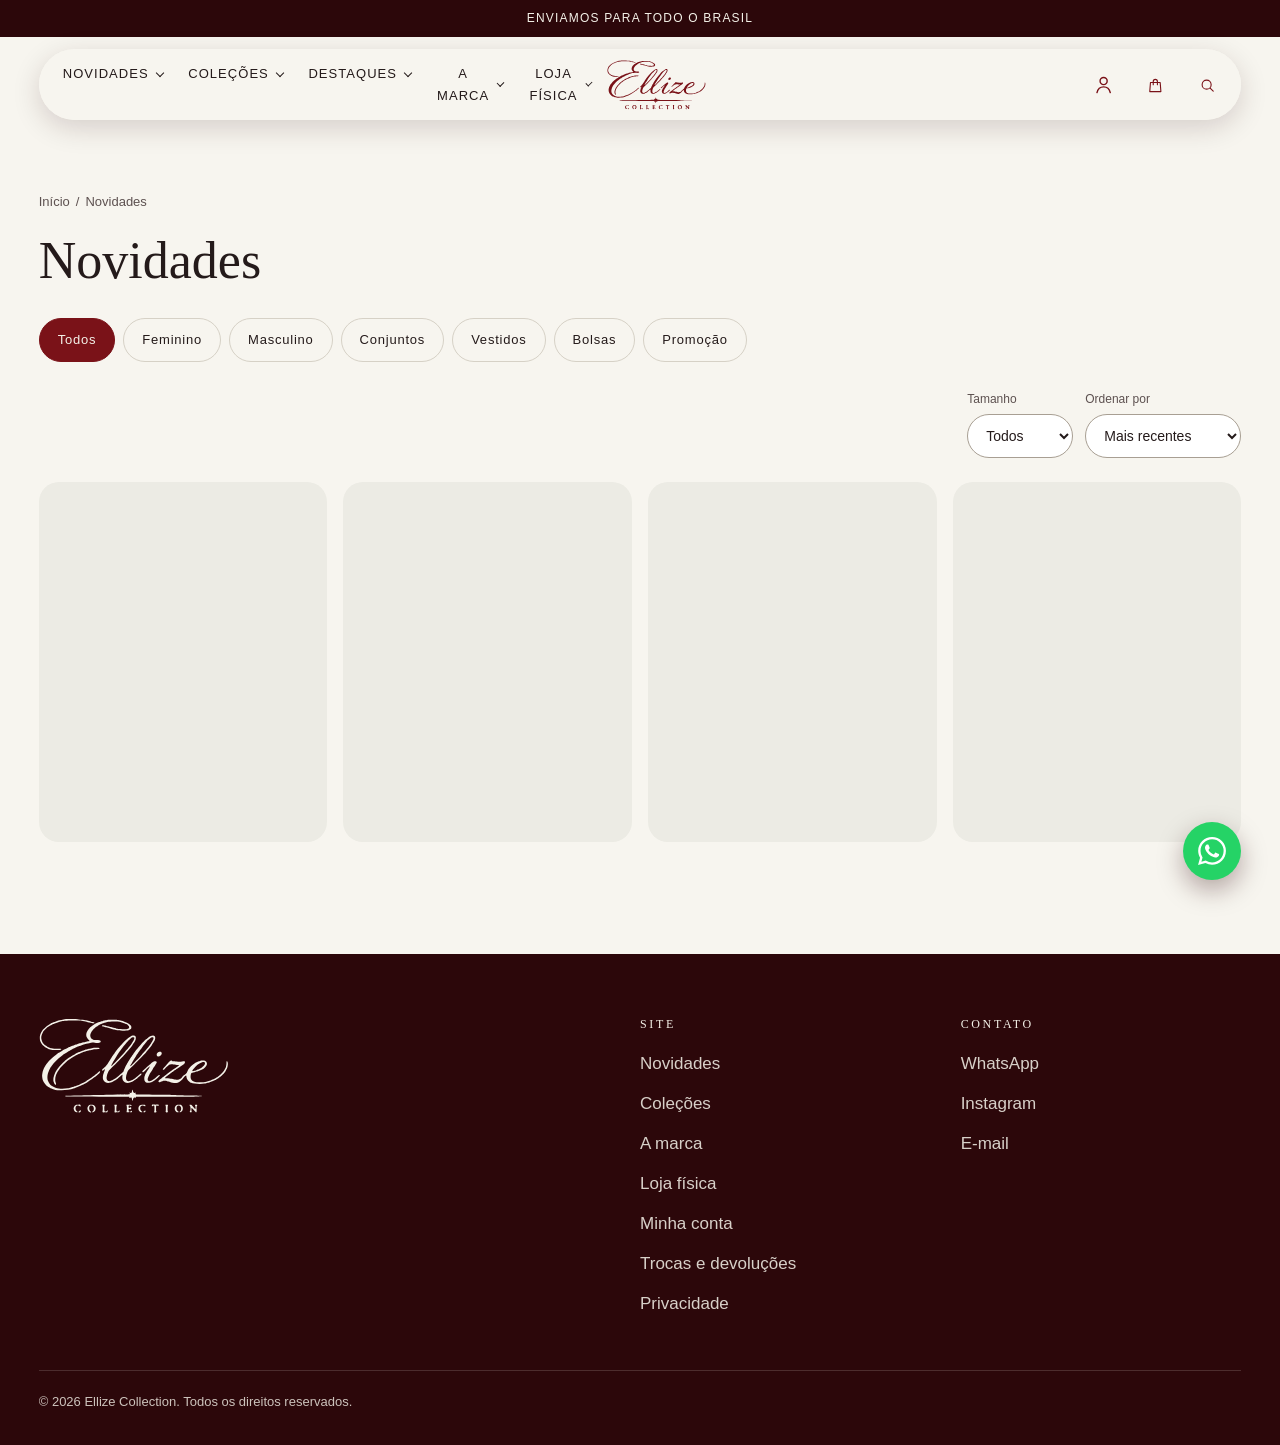
<file: loja.html>
<!doctype html>
<html lang="pt-BR">
<head>
  <meta charset="utf-8">
  <meta name="viewport" content="width=device-width, initial-scale=1">
  <title>Novidades | Ellize Collection</title>
  <meta name="description" content="Compre moda feminina e masculina premium na loja online da Ellize Collection, com envio para todo o Brasil.">
  <meta name="theme-color" content="#2c070a">
  <link rel="icon" href="assets/img/favicon.svg" type="image/svg+xml">
  <link rel="apple-touch-icon" href="assets/img/apple-touch-icon.png">
  <link rel="stylesheet" href="assets/css/tokens.css?v=20261118f">
  <link rel="stylesheet" href="assets/css/site.css?v=20261118f">
  <link rel="stylesheet" href="assets/css/store.css?v=20261118f">
  <script>document.documentElement.classList.add('js')</script>
</head>
<body data-pagina="loja">
  <div id="topo"></div>
  <main id="conteudo" class="pagina container">
    <div id="trilha"></div>
    <div class="pagina-topo">
      <h1 id="titulo">Novidades</h1>
    </div>
    <nav class="filtros" id="filtros" aria-label="Categorias"></nav>
    <div class="barra-lista">
      <p id="contagem" role="status"></p>
      <div class="barra-campos">
        <label class="seletor">Tamanho
          <select id="filtro-tamanho"><option value="">Todos</option></select>
        </label>
        <label class="seletor" hidden>Cor
          <select id="filtro-cor"><option value="">Todas</option></select>
        </label>
        <label class="seletor">Ordenar por
          <select id="ordem">
            <option value="recentes">Mais recentes</option>
            <option value="menor">Menor preço</option>
            <option value="maior">Maior preço</option>
          </select>
        </label>
      </div>
    </div>
    <div class="produtos" id="produtos" aria-busy="true"><div class="esqueleto"></div><div class="esqueleto"></div><div class="esqueleto"></div><div class="esqueleto"></div></div>
  </main>
  <div id="rodape"></div>
  <noscript><p class="container">Para comprar no site, ative o JavaScript do navegador ou fale com a loja pelo WhatsApp (77) 98829-8955.</p></noscript>
  <script src="assets/js/main.js?v=20261118f" defer></script>
  <script src="assets/vendor/supabase-2.119.0.js" defer></script>
  <script src="assets/js/store.js?v=20261118f" defer></script>
</body>
</html>
</file>
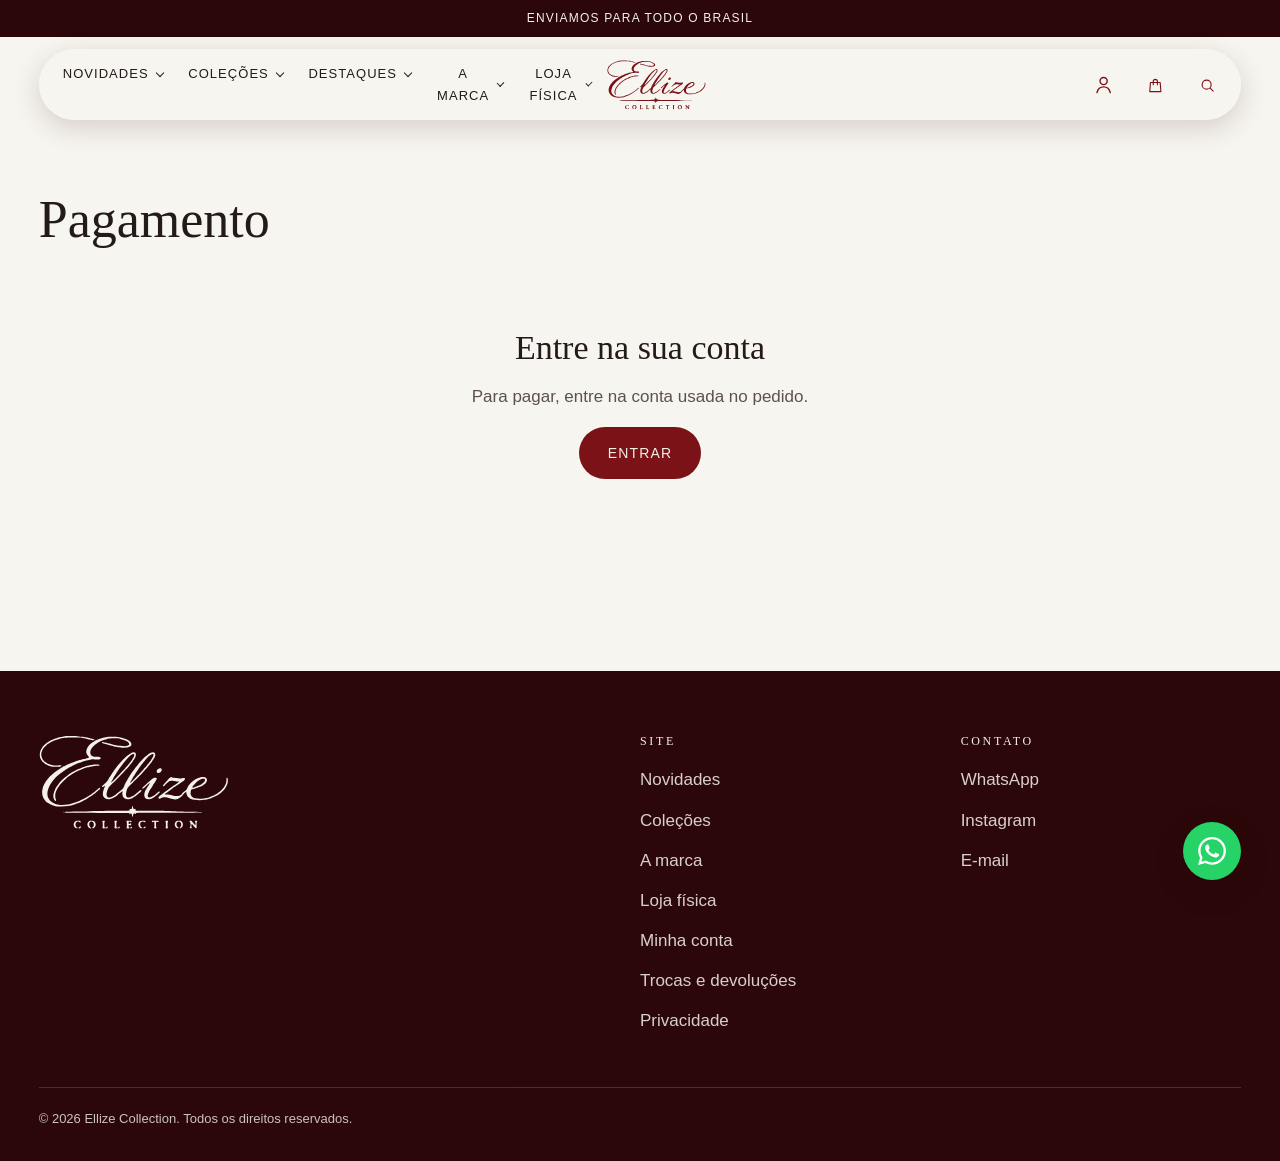
<file: pagamento.html>
<!doctype html>
<html lang="pt-BR">
<head>
  <meta charset="utf-8">
  <meta name="viewport" content="width=device-width, initial-scale=1">
  <title>Pagamento | Ellize Collection</title>
  <meta name="description" content="Pague seu pedido da Ellize Collection com Pix, cartão ou boleto.">
  <meta name="robots" content="noindex">
  <meta name="theme-color" content="#2c070a">
  <link rel="icon" href="assets/img/favicon.svg" type="image/svg+xml">
  <link rel="stylesheet" href="assets/css/tokens.css?v=20261118f">
  <link rel="stylesheet" href="assets/css/site.css?v=20261118f">
  <link rel="stylesheet" href="assets/css/store.css?v=20261118f">
  <script>document.documentElement.classList.add('js')</script>
</head>
<body data-pagina="pagamento">
  <div id="topo"></div>
  <main id="conteudo" class="pagina container">
    <h1>Pagamento</h1>
    <div id="pagamento"><p>Carregando…</p></div>
  </main>
  <div id="rodape"></div>
  <noscript><p class="container">Para pagar pelo site, ative o JavaScript do navegador ou fale com a loja pelo WhatsApp.</p></noscript>
  <script src="assets/js/main.js?v=20261118f" defer></script>
  <script src="assets/vendor/supabase-2.119.0.js" defer></script>
  <script src="assets/js/store.js?v=20261118f" defer></script>
</body>
</html>
</file>
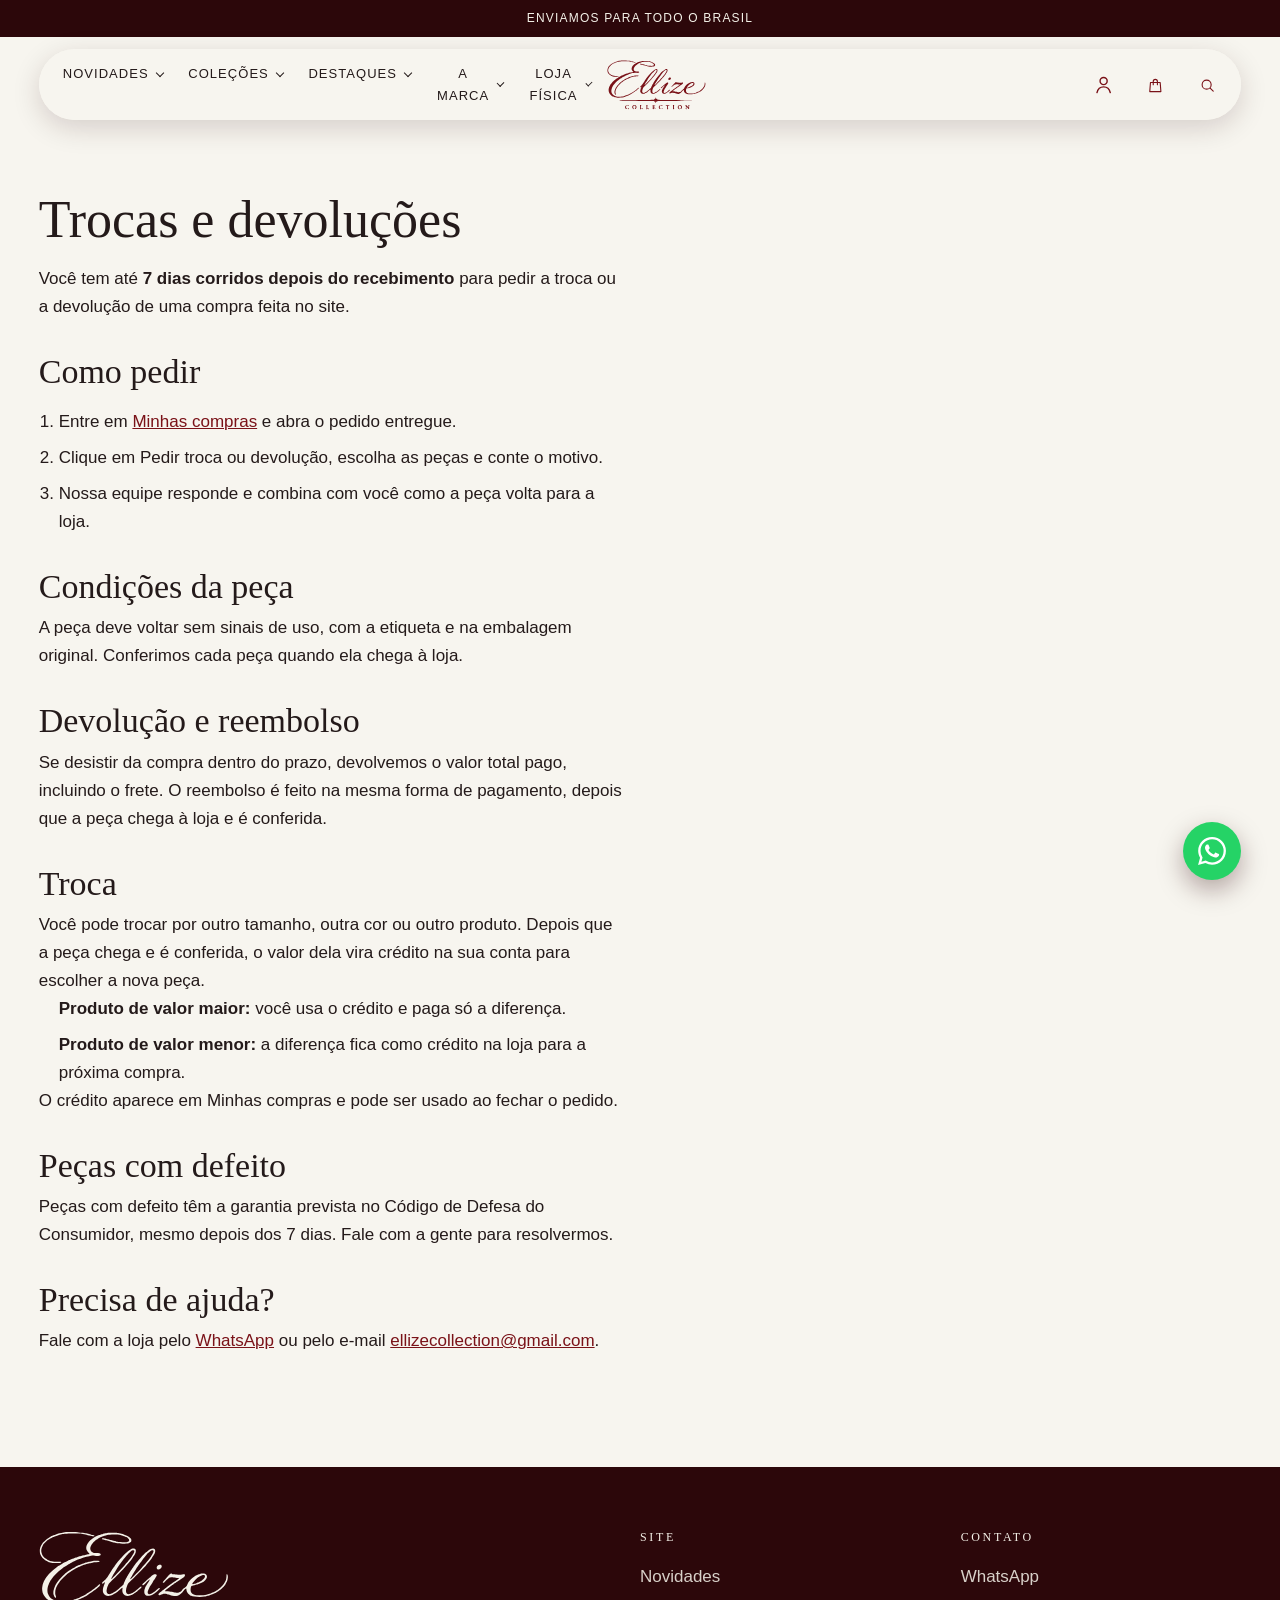
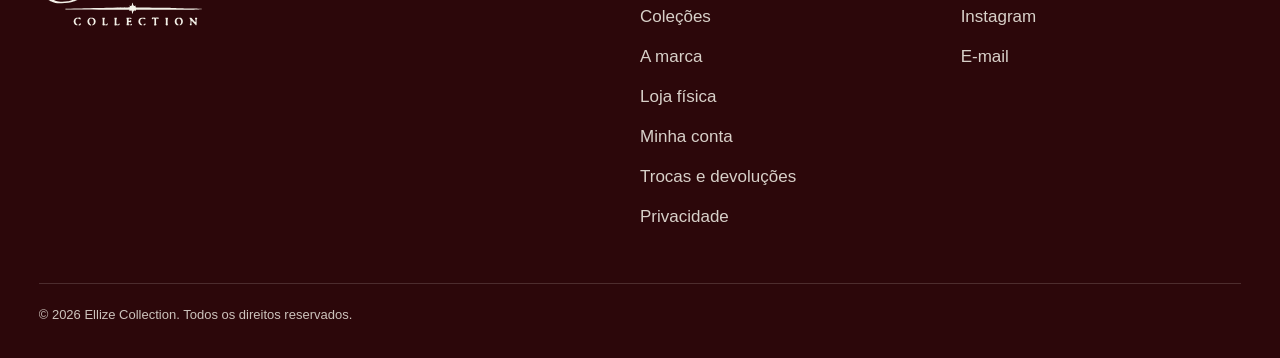
<file: politicas.html>
<!doctype html>
<html lang="pt-BR">
<head>
  <meta charset="utf-8">
  <meta name="viewport" content="width=device-width, initial-scale=1">
  <title>Trocas e devoluções | Ellize Collection</title>
  <meta name="description" content="Como pedir troca, devolução ou reembolso na Ellize Collection em até 7 dias depois do recebimento.">
  <meta name="theme-color" content="#2c070a">
  <link rel="icon" href="assets/img/favicon.svg" type="image/svg+xml">
  <link rel="stylesheet" href="assets/css/tokens.css?v=20261118f">
  <link rel="stylesheet" href="assets/css/site.css?v=20261118f">
  <link rel="stylesheet" href="assets/css/store.css?v=20261118f">
  <script>document.documentElement.classList.add('js')</script>
</head>
<body data-pagina="politicas">
  <div id="topo"></div>
  <main id="conteudo" class="pagina container">
    <article class="politica">
      <h1>Trocas e devoluções</h1>
      <p>Você tem até <strong>7 dias corridos depois do recebimento</strong> para pedir a troca ou a devolução de uma compra feita no site.</p>

      <h2>Como pedir</h2>
      <ol>
        <li>Entre em <a href="conta.html">Minhas compras</a> e abra o pedido entregue.</li>
        <li>Clique em Pedir troca ou devolução, escolha as peças e conte o motivo.</li>
        <li>Nossa equipe responde e combina com você como a peça volta para a loja.</li>
      </ol>

      <h2>Condições da peça</h2>
      <p>A peça deve voltar sem sinais de uso, com a etiqueta e na embalagem original. Conferimos cada peça quando ela chega à loja.</p>

      <h2>Devolução e reembolso</h2>
      <p>Se desistir da compra dentro do prazo, devolvemos o valor total pago, incluindo o frete. O reembolso é feito na mesma forma de pagamento, depois que a peça chega à loja e é conferida.</p>

      <h2>Troca</h2>
      <p>Você pode trocar por outro tamanho, outra cor ou outro produto. Depois que a peça chega e é conferida, o valor dela vira crédito na sua conta para escolher a nova peça.</p>
      <ul>
        <li><strong>Produto de valor maior:</strong> você usa o crédito e paga só a diferença.</li>
        <li><strong>Produto de valor menor:</strong> a diferença fica como crédito na loja para a próxima compra.</li>
      </ul>
      <p>O crédito aparece em Minhas compras e pode ser usado ao fechar o pedido.</p>

      <h2>Peças com defeito</h2>
      <p>Peças com defeito têm a garantia prevista no Código de Defesa do Consumidor, mesmo depois dos 7 dias. Fale com a gente para resolvermos.</p>

      <h2>Precisa de ajuda?</h2>
      <p>Fale com a loja pelo <a href="https://wa.me/5577988298955" target="_blank" rel="noopener">WhatsApp</a> ou pelo e-mail <a href="mailto:ellizecollection@gmail.com">ellizecollection@gmail.com</a>.</p>
    </article>
  </main>
  <div id="rodape"></div>
  <script src="assets/js/main.js?v=20261118f" defer></script>
</body>
</html>
</file>
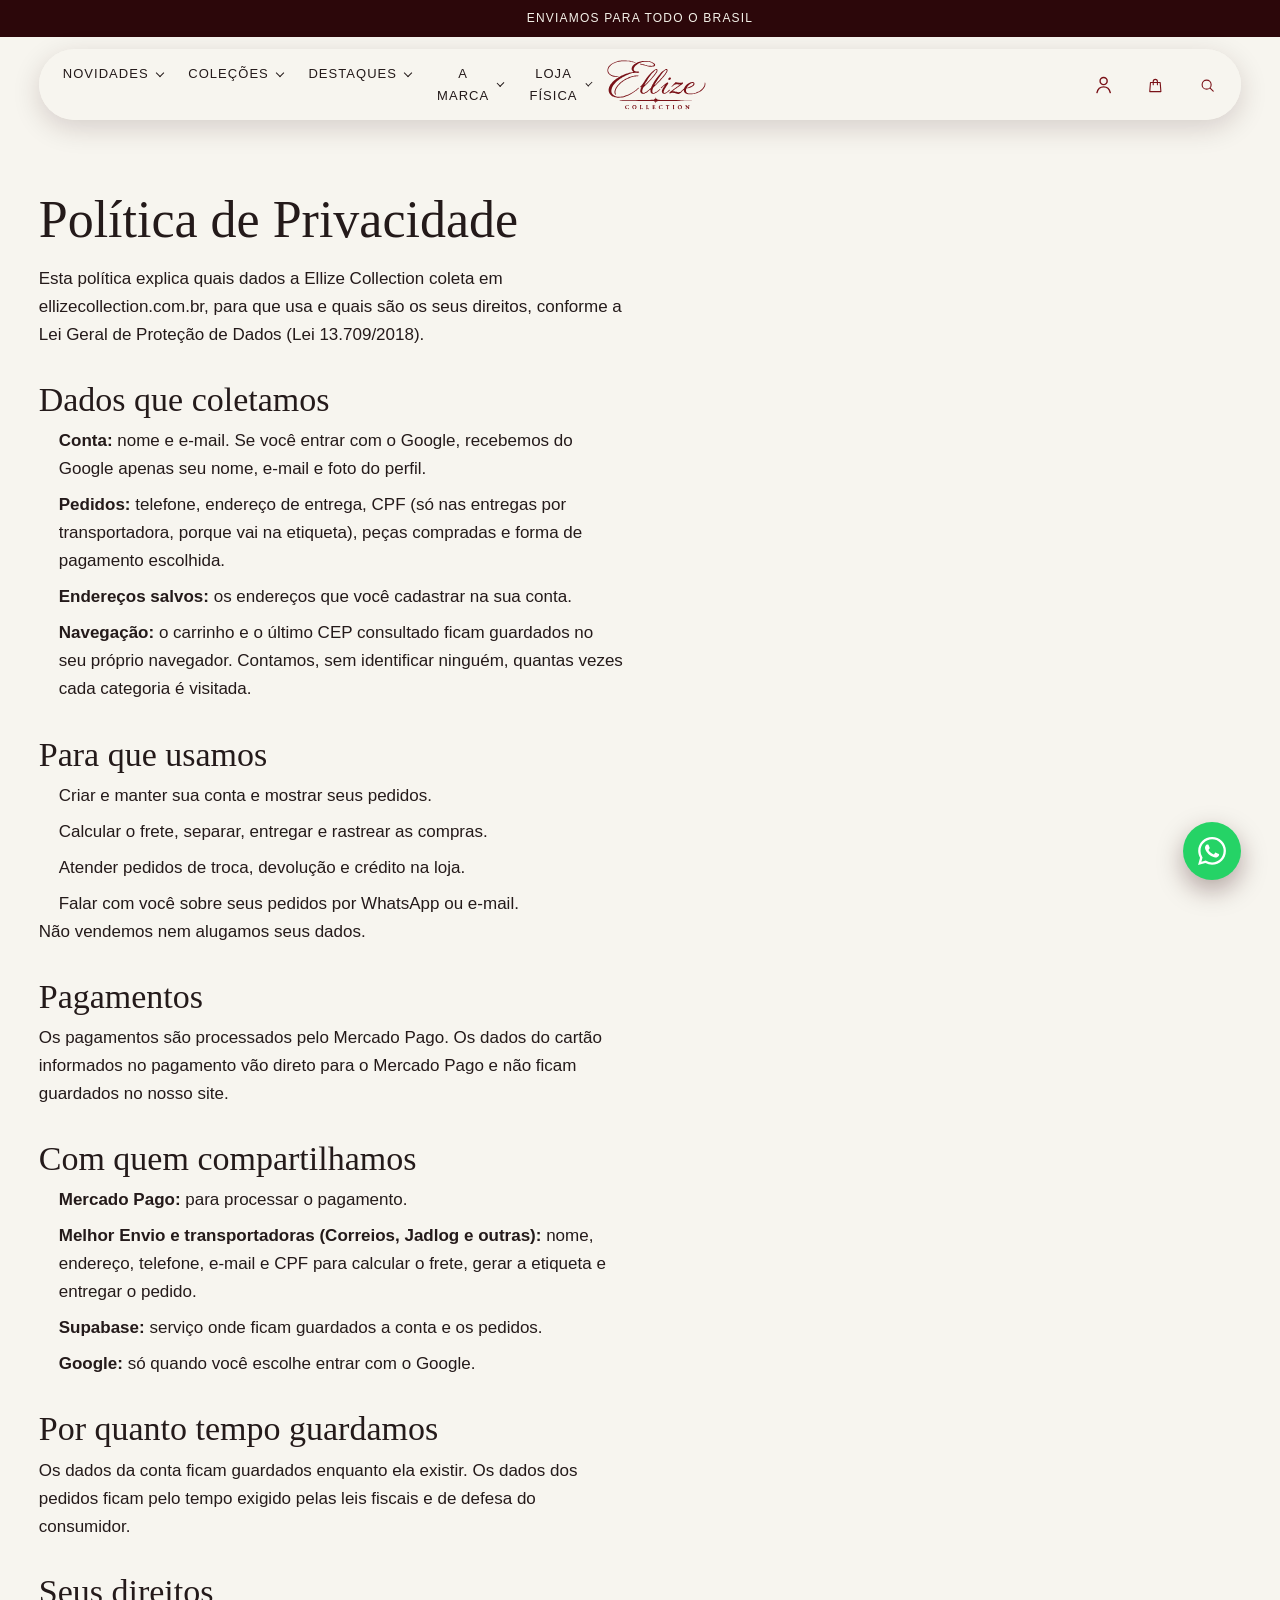
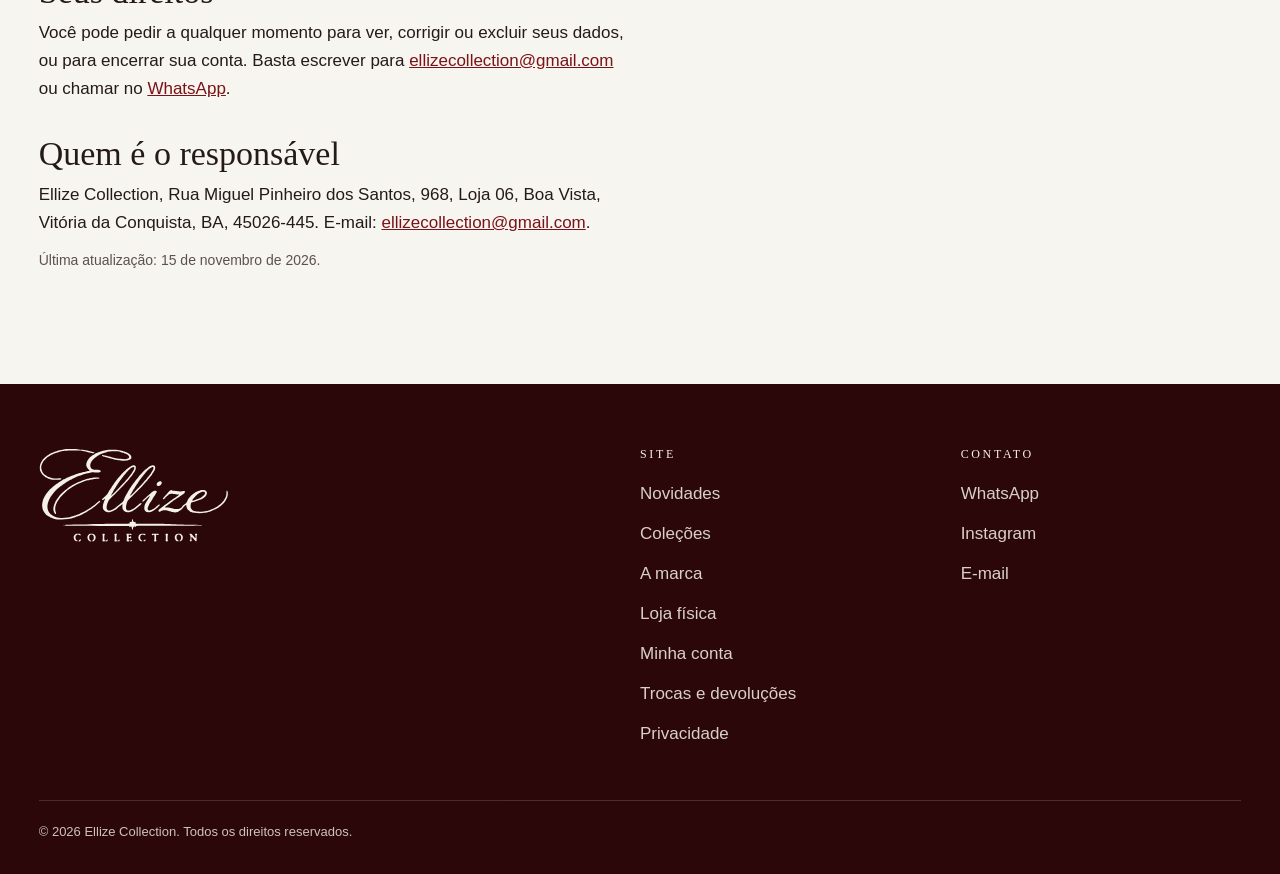
<file: privacidade.html>
<!doctype html>
<html lang="pt-BR">
<head>
  <meta charset="utf-8">
  <meta name="viewport" content="width=device-width, initial-scale=1">
  <title>Política de Privacidade | Ellize Collection</title>
  <meta name="description" content="Quais dados a Ellize Collection coleta no site, para que usa e como você pode pedir acesso, correção ou exclusão.">
  <meta name="theme-color" content="#2c070a">
  <link rel="icon" href="assets/img/favicon.svg" type="image/svg+xml">
  <link rel="stylesheet" href="assets/css/tokens.css?v=20261118f">
  <link rel="stylesheet" href="assets/css/site.css?v=20261118f">
  <link rel="stylesheet" href="assets/css/store.css?v=20261118f">
  <script>document.documentElement.classList.add('js')</script>
</head>
<body data-pagina="privacidade">
  <div id="topo"></div>
  <main id="conteudo" class="pagina container">
    <article class="politica">
      <h1>Política de Privacidade</h1>
      <p>Esta política explica quais dados a Ellize Collection coleta em ellizecollection.com.br, para que usa e quais são os seus direitos, conforme a Lei Geral de Proteção de Dados (Lei 13.709/2018).</p>

      <h2>Dados que coletamos</h2>
      <ul>
        <li><strong>Conta:</strong> nome e e-mail. Se você entrar com o Google, recebemos do Google apenas seu nome, e-mail e foto do perfil.</li>
        <li><strong>Pedidos:</strong> telefone, endereço de entrega, CPF (só nas entregas por transportadora, porque vai na etiqueta), peças compradas e forma de pagamento escolhida.</li>
        <li><strong>Endereços salvos:</strong> os endereços que você cadastrar na sua conta.</li>
        <li><strong>Navegação:</strong> o carrinho e o último CEP consultado ficam guardados no seu próprio navegador. Contamos, sem identificar ninguém, quantas vezes cada categoria é visitada.</li>
      </ul>

      <h2>Para que usamos</h2>
      <ul>
        <li>Criar e manter sua conta e mostrar seus pedidos.</li>
        <li>Calcular o frete, separar, entregar e rastrear as compras.</li>
        <li>Atender pedidos de troca, devolução e crédito na loja.</li>
        <li>Falar com você sobre seus pedidos por WhatsApp ou e-mail.</li>
      </ul>
      <p>Não vendemos nem alugamos seus dados.</p>

      <h2>Pagamentos</h2>
      <p>Os pagamentos são processados pelo Mercado Pago. Os dados do cartão informados no pagamento vão direto para o Mercado Pago e não ficam guardados no nosso site.</p>

      <h2>Com quem compartilhamos</h2>
      <ul>
        <li><strong>Mercado Pago:</strong> para processar o pagamento.</li>
        <li><strong>Melhor Envio e transportadoras (Correios, Jadlog e outras):</strong> nome, endereço, telefone, e-mail e CPF para calcular o frete, gerar a etiqueta e entregar o pedido.</li>
        <li><strong>Supabase:</strong> serviço onde ficam guardados a conta e os pedidos.</li>
        <li><strong>Google:</strong> só quando você escolhe entrar com o Google.</li>
      </ul>

      <h2>Por quanto tempo guardamos</h2>
      <p>Os dados da conta ficam guardados enquanto ela existir. Os dados dos pedidos ficam pelo tempo exigido pelas leis fiscais e de defesa do consumidor.</p>

      <h2>Seus direitos</h2>
      <p>Você pode pedir a qualquer momento para ver, corrigir ou excluir seus dados, ou para encerrar sua conta. Basta escrever para <a href="mailto:ellizecollection@gmail.com">ellizecollection@gmail.com</a> ou chamar no <a href="https://wa.me/5577988298955" target="_blank" rel="noopener">WhatsApp</a>.</p>

      <h2>Quem é o responsável</h2>
      <p>Ellize Collection, Rua Miguel Pinheiro dos Santos, 968, Loja 06, Boa Vista, Vitória da Conquista, BA, 45026-445. E-mail: <a href="mailto:ellizecollection@gmail.com">ellizecollection@gmail.com</a>.</p>

      <p class="nota-pequena">Última atualização: 15 de novembro de 2026.</p>
    </article>
  </main>
  <div id="rodape"></div>
  <script src="assets/js/main.js?v=20261118f" defer></script>
</body>
</html>
</file>
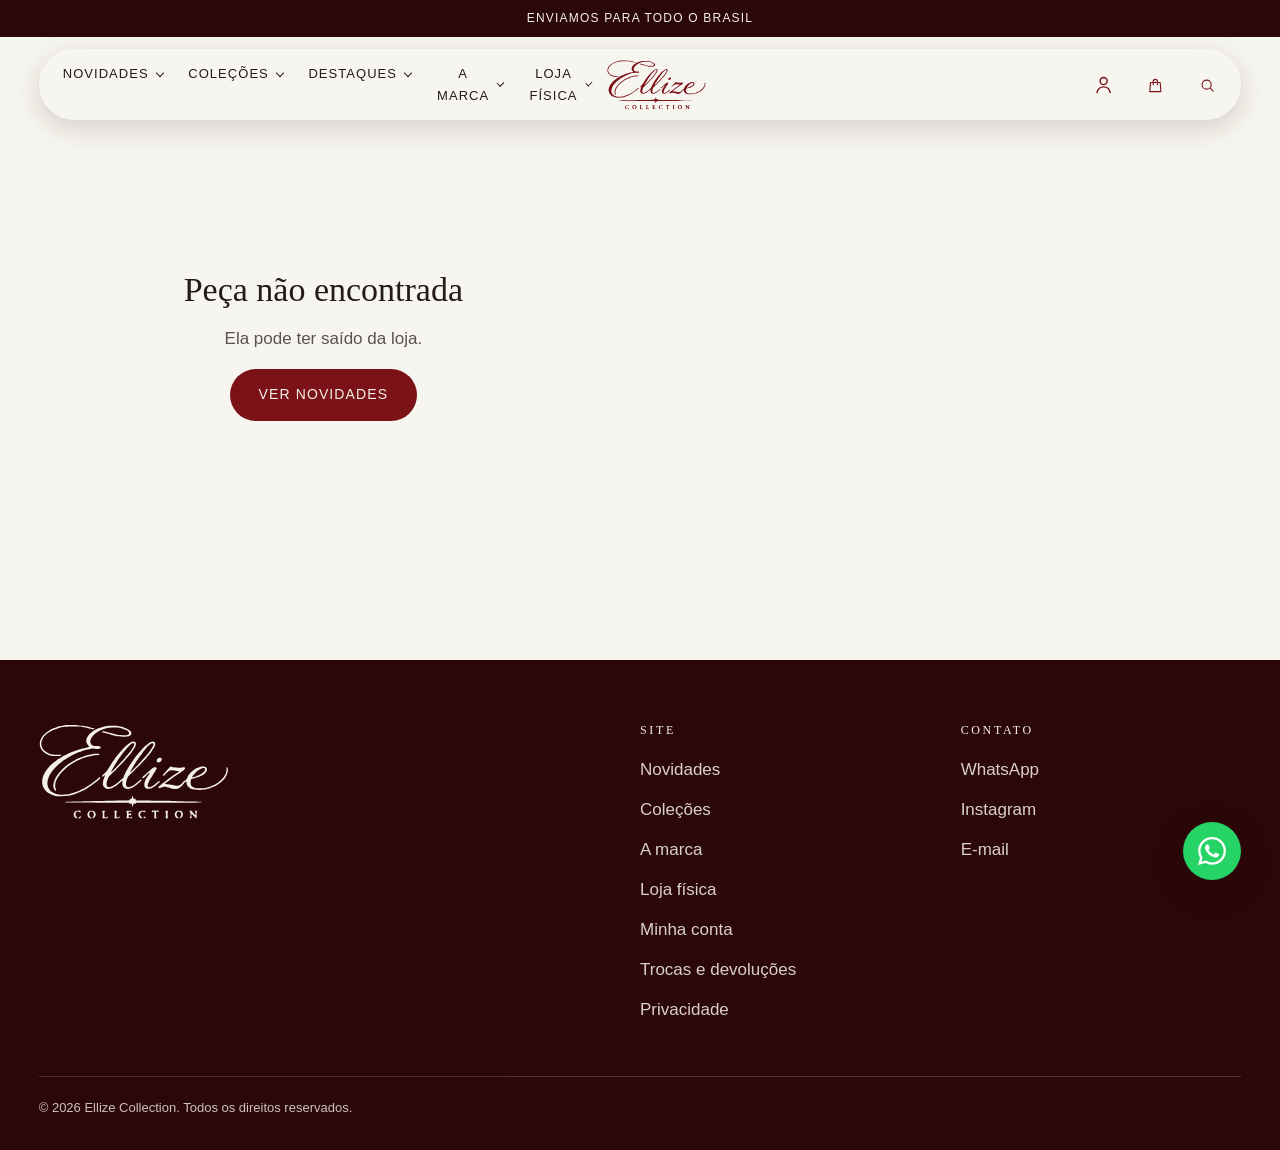
<file: produto.html>
<!doctype html>
<html lang="pt-BR">
<head>
  <meta charset="utf-8">
  <meta name="viewport" content="width=device-width, initial-scale=1">
  <title>Produto | Ellize Collection</title>
  <meta name="description" content="Detalhes da peça na loja online da Ellize Collection.">
  <meta name="theme-color" content="#2c070a">
  <link rel="icon" href="assets/img/favicon.svg" type="image/svg+xml">
  <link rel="apple-touch-icon" href="assets/img/apple-touch-icon.png">
  <link rel="stylesheet" href="assets/css/tokens.css?v=20261118f">
  <link rel="stylesheet" href="assets/css/site.css?v=20261118f">
  <link rel="stylesheet" href="assets/css/store.css?v=20261118f">
  <script>document.documentElement.classList.add('js')</script>
</head>
<body data-pagina="produto">
  <div id="topo"></div>
  <main id="conteudo" class="pagina container">
    <div id="trilha"></div>
    <div class="detalhe" id="produto"><div class="esqueleto"></div></div>
    <section class="relacionados" id="relacionados" hidden></section>
  </main>
  <div id="rodape"></div>
  <noscript><p class="container">Para comprar no site, ative o JavaScript do navegador ou fale com a loja pelo WhatsApp (77) 98829-8955.</p></noscript>
  <script src="assets/js/main.js?v=20261118f" defer></script>
  <script src="assets/vendor/supabase-2.119.0.js" defer></script>
  <script src="assets/js/store.js?v=20261118f" defer></script>
</body>
</html>
</file>
<file: assets/css/tokens.css>
/* Tokens de design da Ellize Collection. Todo valor visual do site nasce aqui.
   Breakpoints (media queries não aceitam variáveis): 640px, 960px. */
:root {
  /* Cor: extraída da logo */
  --vinho: #7a1218;
  --vinho-forte: #5c0c11;
  --vinho-profundo: #2c070a;
  --marfim: #ecebe4;
  --marfim-claro: #f7f5ef;
  --creme: #f4f1e8;
  --tinta: #241a1a;
  --tinta-suave: #5d5150;
  --linha: #d6d1c6;
  --sucesso: #1f6b45;
  --erro: #a3161e;

  /* Tipografia: fontes do sistema, sem download */
  --serif: "Palatino Linotype", Palatino, "Book Antiqua", "URW Palladio L", Georgia, serif;
  --sans: -apple-system, BlinkMacSystemFont, "Segoe UI", Roboto, "Helvetica Neue", Arial, sans-serif;
  --t-etiqueta: 0.75rem;
  --t-corpo: 1.0625rem;
  --t-h3: clamp(1.5rem, 1.2rem + 1.2vw, 2.125rem);
  --t-h2: clamp(2rem, 1.5rem + 2.2vw, 3.25rem);
  --t-h1: clamp(1.75rem, 1.3rem + 2.1vw, 3rem);
  --espaco-letras: 0.22em;
  --leitura: 62ch;

  /* Espaço */
  --gutter: clamp(1rem, 0.5rem + 2.4vw, 2.5rem);
  --secao: clamp(4rem, 3rem + 5vw, 7.5rem);
  --container: 1320px;
  --header-h: 68px;

  /* Forma */
  --raio-s: 10px;
  --raio-m: 20px;
  --raio-pill: 999px;
  --sombra-header: 0 8px 28px rgb(44 7 10 / 0.16);
  --sombra-fab: 0 10px 26px rgb(44 7 10 / 0.34);

  /* Movimento */
  --suave: cubic-bezier(0.2, 0.7, 0.2, 1);
  --rapido: 180ms;
  --lento: 700ms;
}
</file>
<file: assets/css/site.css>
/* Base */
*, *::before, *::after { box-sizing: border-box; }
html { -webkit-text-size-adjust: 100%; scroll-behavior: smooth; }
body {
  margin: 0;
  background: var(--marfim-claro);
  color: var(--tinta);
  font: 400 var(--t-corpo)/1.65 var(--sans);
  -webkit-font-smoothing: antialiased;
}
body.menu-aberto { overflow: hidden; }
img, svg { display: block; max-width: 100%; }
a { color: inherit; }
h1, h2, h3, p { margin: 0; }
h1, h2, h3 { font-family: var(--serif); font-weight: 400; line-height: 1.12; text-wrap: balance; }
h2 { font-size: var(--t-h2); }
h3 { font-size: var(--t-h3); }
ul { margin: 0; padding: 0; list-style: none; }
#topo { min-height: 114px; }
section[id] { scroll-margin-top: calc(var(--header-h) + 24px); }

:focus-visible { outline: 2px solid var(--vinho); outline-offset: 3px; border-radius: 4px; }
.sobre-escuro :focus-visible { outline-color: var(--creme); }

.icone { width: 1.25em; height: 1.25em; flex: none; fill: currentColor; }
.icone-linha { fill: none; stroke: currentColor; stroke-width: 1.6; stroke-linecap: round; stroke-linejoin: round; }

.pular {
  position: absolute; left: var(--gutter); top: -100px; z-index: 100;
  padding: 0.75rem 1.25rem; border-radius: var(--raio-pill);
  background: var(--vinho); color: var(--creme);
}
.pular:focus { top: 8px; }

.container { width: min(100% - 2 * var(--gutter), var(--container)); margin-inline: auto; }
.etiqueta {
  font-family: var(--serif); font-size: var(--t-etiqueta);
  letter-spacing: var(--espaco-letras); text-transform: uppercase;
}

/* Botões */
.botao {
  display: inline-flex; align-items: center; justify-content: center; gap: 0.6rem;
  min-height: 52px; padding: 0.75rem 1.75rem;
  border: 1px solid transparent; border-radius: var(--raio-pill);
  font: 500 0.875rem/1.2 var(--sans); letter-spacing: 0.08em; text-transform: uppercase;
  text-decoration: none; cursor: pointer;
  transition: background-color var(--rapido), color var(--rapido), border-color var(--rapido), transform var(--rapido) var(--suave);
}
.botao:active { transform: scale(0.97); }
.botao-claro { background: var(--creme); color: var(--vinho-forte); }
.botao-claro:hover { background: #fff; }
.botao-vazado { border-color: rgb(244 241 232 / 0.7); color: var(--creme); }
.botao-vazado:hover { background: var(--creme); color: var(--vinho-forte); }
.botao-vinho { background: var(--vinho); color: var(--creme); }
.botao-vinho:hover { background: var(--vinho-forte); }
.botao-linha { border-color: var(--vinho); color: var(--vinho); }
.botao-linha:hover { background: var(--vinho); color: var(--creme); }

/* Faixa de aviso */
.aviso {
  padding: 0.55rem var(--gutter); background: var(--vinho-profundo); color: var(--creme);
  text-align: center; font-size: 0.75rem; letter-spacing: 0.1em; text-transform: uppercase;
}

/* Cabeçalho flutuante */
.cabecalho {
  position: sticky; top: 12px; z-index: 50;
  width: min(100% - 2 * var(--gutter), var(--container));
  margin: 12px auto 0;
}
.cabecalho-barra {
  display: grid; grid-template-columns: 1fr auto 1fr; align-items: center; gap: 1rem;
  min-height: var(--header-h); padding: 0.375rem 0.625rem 0.375rem 1.5rem;
  border-radius: var(--raio-pill);
  background: rgb(247 245 239 / 0.95); box-shadow: var(--sombra-header);
  -webkit-backdrop-filter: blur(14px); backdrop-filter: blur(14px);
}
.marca { display: block; border-radius: 6px; }
.marca img { width: auto; height: 50px; }
.menu-lista { display: flex; gap: clamp(1rem, 2vw, 2rem); }
.cabecalho-acoes { display: flex; justify-content: flex-end; align-items: center; gap: 0.25rem; }
.botao-icone {
  display: inline-grid; place-items: center; width: 48px; height: 48px; padding: 0;
  border: 0; border-radius: 50%; background: transparent; color: var(--vinho);
  cursor: pointer; transition: background-color var(--rapido);
}
.botao-icone:hover { background: rgb(122 18 24 / 0.1); }
.carrinho-link { position: relative; }
.carrinho-qtd {
  position: absolute; top: 4px; right: 2px; min-width: 18px; height: 18px; padding-inline: 4px;
  border-radius: var(--raio-pill); background: var(--vinho); color: var(--creme);
  font-size: 0.6875rem; font-weight: 600; line-height: 18px; text-align: center;
}
.carrinho-qtd[hidden] { display: none; }
.menu-botao { display: none; }
.menu-botao .fechar, .menu-botao[aria-expanded="true"] .abrir { display: none; }
.menu-botao[aria-expanded="true"] .fechar { display: block; }

/* Hero */
.hero {
  position: relative; isolation: isolate; overflow: hidden;
  display: grid; grid-template-columns: minmax(0, 1fr) minmax(0, 1.1fr); align-items: center; gap: clamp(1.5rem, 4vw, 4rem);
  min-height: min(calc(100svh - 38px), 920px);
  margin-top: calc(-1 * (var(--header-h) + 12px));
  padding: calc(var(--header-h) + 4rem) max(var(--gutter), calc((100% - var(--container)) / 2)) 6.5rem;
  background: var(--creme); color: var(--tinta);
}
.hero::before {
  content: ""; position: absolute; inset: 0 0 0 44%; z-index: -1;
  background: linear-gradient(150deg, var(--vinho), var(--vinho-profundo));
  clip-path: polygon(16% 0, 100% 0, 100% 100%, 0 100%);
}
.hero-conteudo { display: grid; justify-items: start; gap: 1.25rem; }
.hero-logo { width: min(100%, 300px); height: auto; }
.hero h1 { color: var(--vinho); font-size: clamp(2.75rem, 1.5rem + 3.8vw, 5rem); font-style: italic; line-height: 1.05; }
.hero p { max-width: 42ch; color: var(--tinta-suave); }
.hero-acoes { display: flex; flex-wrap: wrap; gap: 0.75rem; margin-top: 0.5rem; }
.hero-fotos { position: relative; height: min(66svh, 620px); min-height: 420px; }
.hero-fotos img {
  position: absolute; width: auto; aspect-ratio: 4 / 5; object-fit: cover;
  border: 6px solid var(--creme); border-radius: var(--raio-m); box-shadow: 0 24px 48px rgb(44 7 10 / 0.4);
}
.hero-foto-principal { top: 0; right: 0; height: 100%; }
.hero-fotos img { transition: opacity 0.3s ease; }
.js .hero-fotos.esperando img { opacity: 0; }
.hero-foto-apoio { bottom: -1.5rem; left: 0; z-index: 1; height: 68%; transform: rotate(-4deg); }
.hero-selo {
  position: absolute; top: 6%; left: 14%; z-index: 2; display: grid; place-items: center;
  width: 112px; height: 112px; border-radius: 50%; background: var(--creme); color: var(--vinho);
  font-family: var(--serif); font-size: 1.0625rem; font-style: italic; line-height: 1.15; text-align: center;
  box-shadow: 0 12px 28px rgb(44 7 10 / 0.35); transform: rotate(-10deg);
}
.hero-faixa { position: absolute; inset: auto 0 0; overflow: hidden; background: var(--vinho-profundo); color: var(--creme); }
.hero-faixa div { display: flex; width: max-content; animation: faixa-passa 32s linear infinite; }
.hero-faixa span {
  padding: 0.875rem 1.5rem; font-size: var(--t-etiqueta); letter-spacing: var(--espaco-letras); text-transform: uppercase; white-space: nowrap;
}
@keyframes faixa-passa { to { transform: translateX(-50%); } }
@media (prefers-reduced-motion: reduce) { .hero-faixa div { animation: none; } }
@media (max-width: 899.98px) {
  .hero { grid-template-columns: minmax(0, 1fr); padding-bottom: 5.5rem; }
  .hero::before { inset: auto 0 0; height: calc(min(112vw, 520px) + 7rem); clip-path: polygon(0 8%, 100% 0, 100% 100%, 0 100%); }
  .hero-conteudo { justify-items: center; text-align: center; }
  .hero-logo { width: min(100%, 220px); }
  .hero-acoes { justify-content: center; }
  .hero-fotos { width: min(100%, 460px); height: min(112vw, 520px); min-height: 0; margin-inline: auto; }
  .hero-selo { top: 3%; left: 0; width: 92px; height: 92px; font-size: 0.9375rem; }
}

/* Faixa de benefícios */
.beneficios { margin-top: 1rem; }
.beneficios ul {
  display: grid; grid-template-columns: repeat(3, 1fr);
  border-radius: var(--raio-pill); background: var(--marfim);
}
.beneficios li {
  display: flex; align-items: center; justify-content: center; gap: 0.625rem;
  min-height: 52px; padding: 0.5rem 1rem;
  font-size: 0.75rem; letter-spacing: 0.08em; text-transform: uppercase; text-align: center;
}
.beneficios .icone { color: var(--vinho); }

/* Seções */
.secao { padding-block: var(--secao); }
.secao-topo { display: grid; gap: 0.75rem; margin-bottom: clamp(2rem, 4vw, 3.5rem); }
.secao-topo .etiqueta { color: var(--vinho); }

/* Painéis de coleção */
.colecoes-grade { display: grid; grid-template-columns: 1fr 1fr; gap: 1rem; }
.painel {
  position: relative; isolation: isolate; overflow: hidden;
  display: flex; flex-direction: column; justify-content: flex-end; gap: 0.5rem;
  aspect-ratio: 4 / 5; padding: clamp(1.25rem, 3vw, 2.5rem);
  border-radius: var(--raio-m); background: var(--vinho-profundo);
  color: var(--creme); text-decoration: none;
}
.painel img {
  position: absolute; inset: 0; z-index: -2; width: 100%; height: 100%; object-fit: cover;
  transition: transform var(--lento) var(--suave);
}
.painel::after {
  content: ""; position: absolute; inset: 0; z-index: -1;
  background: linear-gradient(to top, rgb(20 4 6 / 0.84), rgb(20 4 6 / 0.55) 30%, rgb(20 4 6 / 0) 64%);
}
.painel:hover img { transform: scale(1.04); }
.painel:focus-visible { outline-offset: 4px; border-radius: var(--raio-m); }
.painel-chamada {
  display: inline-flex; align-items: center; gap: 0.5rem; margin-top: 0.25rem;
  font-size: 0.8125rem; letter-spacing: 0.08em; text-transform: uppercase;
}
.painel-chamada .icone { transition: transform var(--rapido) var(--suave); }
.painel:hover .painel-chamada .icone { transform: translateX(4px); }
.painel-claro { color: var(--tinta); }
.painel-claro::after { background: linear-gradient(to top, rgb(247 245 239 / 0.86), rgb(247 245 239 / 0) 58%); }

.destaques { padding-top: 0; }
.destaques-grade { display: grid; grid-template-columns: repeat(auto-fit, minmax(240px, 1fr)); gap: 1rem; }

/* A marca */
.marca-secao { background: var(--marfim); }
.marca-grade { display: grid; grid-template-columns: 5fr 6fr; gap: clamp(2rem, 6vw, 6rem); align-items: end; }
.marca-grade .etiqueta { display: block; margin-bottom: 0.75rem; color: var(--vinho); }
.marca-grade h2 { color: var(--vinho); font-style: italic; }
.marca-texto { display: grid; gap: 1.25rem; max-width: var(--leitura); color: var(--tinta-suave); }
.ornamento { width: 100%; max-width: 280px; height: 18px; color: var(--vinho); }

/* Instagram */
.faixa-insta-antiga {
  position: relative; isolation: isolate; overflow: hidden;
  padding-block: var(--secao); background: var(--vinho-profundo);
  color: var(--creme); text-align: center;
}
.faixa-insta-antiga > img { position: absolute; inset: 0; z-index: -1; width: 100%; height: 100%; object-fit: cover; }
.faixa-insta-antiga .container { display: grid; justify-items: center; gap: 1.25rem; }
.faixa-insta-antiga h2 { overflow-wrap: anywhere; }
.arroba { font-family: var(--sans); font-size: 0.82em; }

/* Loja */
.loja-grade { display: grid; grid-template-columns: 5fr 6fr; gap: clamp(2rem, 6vw, 6rem); }
.loja-grade .etiqueta { display: block; margin-bottom: 0.75rem; color: var(--vinho); }
.loja-intro { display: grid; gap: 1.25rem; align-content: start; justify-items: start; }
.loja-intro p { max-width: 42ch; color: var(--tinta-suave); }
.contatos { border-top: 1px solid var(--linha); }
.contatos a, .contatos address {
  display: grid; grid-template-columns: 44px 1fr; gap: 0.75rem; align-items: center;
  padding: 1.25rem 0.5rem; border-bottom: 1px solid var(--linha);
  font-style: normal; text-decoration: none;
  transition: background-color var(--rapido), color var(--rapido);
}
.contatos a:hover { background: var(--marfim); color: var(--vinho); }
.contatos .icone { width: 22px; height: 22px; justify-self: center; color: var(--vinho); }
.contato-rotulo { display: block; color: var(--tinta-suave); font-size: 0.8125rem; }
.contato-valor { display: block; overflow-wrap: anywhere; font-size: 1.0625rem; line-height: 1.45; }

/* Rodapé */
.rodape { padding-block: 4rem 2rem; background: var(--vinho-profundo); color: var(--creme); }
.rodape-grade { display: grid; grid-template-columns: 2fr 1fr 1fr; gap: 2.5rem; }
.rodape-logo { width: 190px; height: auto; }
.rodape h2 { margin-bottom: 0.875rem; font-size: var(--t-etiqueta); letter-spacing: var(--espaco-letras); text-transform: uppercase; }
.rodape li + li { margin-top: 0.25rem; }
.rodape li a { display: inline-block; padding-block: 0.25rem; text-decoration: none; opacity: 0.86; }
.rodape li a:hover { opacity: 1; text-decoration: underline; text-underline-offset: 4px; }
.rodape-base {
  margin-top: 3rem; padding-top: 1.25rem; border-top: 1px solid rgb(244 241 232 / 0.2);
  font-size: 0.8125rem; opacity: 0.8;
}

/* WhatsApp flutuante */
.fab {
  position: fixed; right: var(--gutter); bottom: 1.25rem; z-index: 40;
  display: grid; place-items: center; width: 58px; height: 58px; border-radius: 50%;
  background: #25d366; color: #fff; box-shadow: var(--sombra-fab);
  transition: background-color var(--rapido), transform var(--rapido) var(--suave);
}
.fab:hover { background: #1ebe5a; transform: translateY(-2px); }
.fab .icone { width: 28px; height: 28px; }

/* Entrada suave, só com JS ativo */
.js .revelar { opacity: 0; transform: translateY(18px); transition: opacity var(--lento) var(--suave), transform var(--lento) var(--suave); }
.js .revelar.visivel { opacity: 1; transform: none; }

/* Tablet */
@media (max-width: 959.98px) {
  .cabecalho-barra { grid-template-columns: 1fr auto 1fr; padding-left: 0.375rem; }
  .menu-botao { display: inline-grid; }
  .menu { grid-column: 1; grid-row: 1; }
  .menu-lista {
    position: absolute; inset: calc(100% + 8px) 0 auto; display: none;
    max-height: calc(100dvh - 140px); overflow-y: auto; padding: 0.5rem 1.5rem; border-radius: var(--raio-m);
    background: var(--marfim-claro); box-shadow: var(--sombra-header);
  }
  .menu-lista.aberta { display: block; }
  .menu-lista > li + li { border-top: 1px solid var(--linha); }
  .menu-gatilho { justify-content: space-between; width: 100%; padding-block: 0.95rem; font-size: 0.875rem; }
  .marca { grid-column: 2; }
  .marca-grade, .loja-grade { grid-template-columns: 1fr; }
  .rodape-grade { grid-template-columns: 1fr 1fr; }
  .rodape-marca { grid-column: 1 / -1; }
}

/* Celular */
@media (max-width: 639.98px) {
  .marca img { height: 44px; }
  .beneficios ul { grid-template-columns: 1fr; padding-block: 0.5rem; border-radius: var(--raio-m); }
  .beneficios li { justify-content: flex-start; min-height: 42px; }
  .hero-acoes { width: 100%; flex-direction: column; }
  .hero-acoes .botao { width: 100%; }
  .colecoes-grade { grid-template-columns: 1fr; }
  .painel { aspect-ratio: 5 / 4; }
  .destaques-grade {
    grid-template-columns: none; grid-auto-flow: column; grid-auto-columns: 72%; overflow-x: auto; scroll-snap-type: x mandatory;
    margin-inline: calc(-1 * var(--gutter)); padding-inline: var(--gutter);
    scroll-padding-inline: var(--gutter); scrollbar-width: none;
  }
  .destaques-grade::-webkit-scrollbar { display: none; }
  .destaques-grade .painel { aspect-ratio: 4 / 5; scroll-snap-align: start; }
  .fab { width: 54px; height: 54px; }
}

@media (prefers-reduced-motion: reduce) {
  html { scroll-behavior: auto; }
  *, *::before, *::after { transition-duration: 0.01ms !important; animation-duration: 0.01ms !important; }
  .js .revelar { opacity: 1; transform: none; }
  .painel:hover img { transform: none; }
}

/* Banner do Instagram: a faixa inteira leva ao perfil */
.insta-banner {
  position: relative; isolation: isolate; overflow: hidden;
  padding-block: clamp(3.5rem, 2.5rem + 4vw, 6rem);
  background:
    radial-gradient(ellipse at 85% 20%, rgb(214 41 118 / 0.35), transparent 55%),
    radial-gradient(ellipse at 10% 90%, rgb(250 126 30 / 0.18), transparent 50%),
    linear-gradient(135deg, var(--vinho-profundo), var(--vinho) 60%, #8f1d3a);
  color: var(--creme);
}
.insta-link { display: grid; justify-items: center; color: inherit; text-align: center; text-decoration: none; }
.insta-texto { display: grid; justify-items: center; gap: 1.25rem; }
.insta-perfil { display: inline-flex; align-items: center; gap: 0.75rem; font-size: 1.0625rem; font-weight: 600; letter-spacing: 0.02em; }
.insta-avatar { display: grid; place-items: center; width: 64px; height: 64px; padding: 3px; border-radius: 50%; background: linear-gradient(45deg, #feda75, #fa7e1e, #d62976, #962fbf, #4f5bd5); }
.insta-avatar img { width: 100%; height: 100%; padding: 14px 8px; border: 3px solid var(--vinho-profundo); border-radius: 50%; background: var(--vinho-profundo); object-fit: contain; }
.insta-banner h2 { font-size: clamp(2.25rem, 1.4rem + 3vw, 3.75rem); font-style: italic; line-height: 1.05; }
.insta-texto p { max-width: 40ch; color: rgb(244 241 232 / 0.85); }
.insta-link:hover .insta-botao { background: #fff; }
.insta-link:focus-visible { outline: 2px solid var(--creme); outline-offset: 8px; border-radius: var(--raio-m); }
</file>
<file: assets/css/store.css>
/* Loja: catálogo, produto, carrinho e conta */
.pagina { padding-block: clamp(2.5rem, 2rem + 3vw, 4.5rem) var(--secao); min-height: 60vh; }
.pagina-topo { display: grid; gap: 0.5rem; margin-bottom: 1.75rem; }
.pagina-topo .etiqueta { color: var(--vinho); }
.pagina h1 { font-size: var(--t-h2); }

.filtros { display: flex; gap: 0.5rem; margin-bottom: 1.5rem; padding-bottom: 0.25rem; overflow-x: auto; scrollbar-width: none; }
.filtros::-webkit-scrollbar { display: none; }
.filtros-quebra { flex-wrap: wrap; justify-content: center; max-width: 100%; overflow: visible; }
.filtro {
  flex: none; padding: 0.625rem 1.125rem; border: 1px solid var(--linha); border-radius: var(--raio-pill);
  font-size: 0.8125rem; letter-spacing: 0.06em; text-decoration: none;
  transition: background-color var(--rapido), border-color var(--rapido), color var(--rapido);
}
.filtro:hover { border-color: var(--vinho); color: var(--vinho); }
.filtro[aria-current="page"] { border-color: var(--vinho); background: var(--vinho); color: var(--creme); }


.produtos { display: grid; grid-template-columns: repeat(4, 1fr); gap: 2rem 1rem; }
.produto-foto { position: relative; display: block; overflow: hidden; margin-bottom: 0.5rem; border-radius: var(--raio-m); background: var(--marfim); aspect-ratio: 4 / 5; }
.produto-foto img { width: 100%; height: 100%; object-fit: cover; transition: transform var(--lento) var(--suave); }
.produto:hover img { transform: scale(1.04); }
.produto-nome { font-family: var(--serif); font-size: 1.125rem; line-height: 1.3; }
.produto-preco { color: var(--tinta-suave); }
.selos { position: absolute; top: 0.75rem; left: 0.75rem; display: flex; flex-wrap: wrap; gap: 0.25rem; }
.selo-exemplo {
  padding: 0.25rem 0.625rem; border-radius: var(--raio-pill);
  background: var(--marfim-claro); color: var(--vinho); font-size: 0.6875rem; letter-spacing: 0.08em; text-transform: uppercase;
}
.esqueleto { border-radius: var(--raio-m); background: var(--marfim); aspect-ratio: 4 / 5; animation: pulso 1.4s ease-in-out infinite; }
@keyframes pulso { 50% { opacity: 0.55; } }

.detalhe { display: grid; grid-template-columns: 1fr 1fr; gap: clamp(1.5rem, 5vw, 4.5rem); align-items: start; }
.detalhe-foto { position: relative; overflow: hidden; border-radius: var(--raio-m); aspect-ratio: 4 / 5; background: var(--marfim); }
.detalhe-foto img, .detalhe-foto video { width: 100%; height: 100%; object-fit: cover; }
.detalhe-midia { display: grid; gap: 0.75rem; min-width: 0; }
.galeria-seta { position: absolute; top: 50%; z-index: 1; display: grid; place-items: center; width: 40px; height: 40px; margin-top: -20px; padding: 0 0 3px; border: 0; border-radius: 50%; background: rgb(247 245 239 / 0.88); color: var(--vinho); font-size: 1.75rem; line-height: 1; cursor: pointer; box-shadow: 0 4px 12px rgb(44 7 10 / 0.18); }
.galeria-seta:hover { background: #fff; }
.galeria-anterior { left: 0.75rem; }
.galeria-proxima { right: 0.75rem; }
.detalhe-foto video ~ .galeria-seta { top: 42%; }
.galeria-miniaturas { display: flex; gap: 0.5rem; overflow-x: auto; scrollbar-width: thin; }
.galeria-miniaturas:empty { display: none; }
.miniatura { position: relative; flex: none; width: 64px; height: 80px; padding: 0; overflow: hidden; border: 2px solid transparent; border-radius: var(--raio-s); background: var(--marfim); cursor: pointer; }
.miniatura[aria-current="true"] { border-color: var(--vinho); }
.miniatura img, .miniatura video { width: 100%; height: 100%; object-fit: cover; pointer-events: none; }
.miniatura-video::after { content: "▶"; position: absolute; inset: 0; display: grid; place-items: center; padding-left: 3px; background: rgb(36 26 26 / 0.3); color: #fff; font-size: 1.125rem; }
.detalhe-info { display: grid; gap: 1rem; }
.detalhe-preco { font-family: var(--serif); font-size: 1.5rem; color: var(--vinho); }
.detalhe-texto { max-width: var(--leitura); color: var(--tinta-suave); }

.tamanhos, .opcoes { display: flex; flex-wrap: wrap; gap: 0.5rem; margin: 0; padding: 0; border: 0; }
.tamanhos legend, .opcoes legend { margin-bottom: 0.5rem; padding: 0; font-size: 0.875rem; }
.tamanhos label, .opcoes label { position: relative; cursor: pointer; }
.tamanhos input, .opcoes input { position: absolute; opacity: 0; inset: 0; margin: 0; cursor: pointer; }
.tamanhos span, .opcoes span {
  display: grid; place-items: center; min-width: 52px; min-height: 48px; padding-inline: 1rem;
  border: 1px solid var(--linha); border-radius: var(--raio-pill); background: #fff;
  transition: background-color var(--rapido), border-color var(--rapido), color var(--rapido);
}
.tamanhos label:hover span, .opcoes label:hover span { border-color: var(--vinho); }
.tamanhos input:checked + span, .opcoes input:checked + span { border-color: var(--vinho); background: var(--vinho); color: var(--creme); }
.tamanhos input:focus-visible + span, .opcoes input:focus-visible + span { outline: 2px solid var(--vinho); outline-offset: 3px; }

.botao-largo { width: 100%; }
.botao:disabled { opacity: 0.55; cursor: not-allowed; }
.botao[aria-busy="true"] { cursor: progress; }
.campo-erro { color: var(--erro); font-size: 0.875rem; }
.campo-erro[hidden], .mensagem[hidden] { display: none; }

.carrinho { display: grid; grid-template-columns: 1.5fr 1fr; gap: clamp(1.5rem, 4vw, 3.5rem); align-items: start; }
.carrinho:has(.estado) { display: block; }
.linhas { border-top: 1px solid var(--linha); }
.linha { display: grid; grid-template-columns: 96px 1fr auto; gap: 1rem; align-items: center; padding-block: 1rem; border-bottom: 1px solid var(--linha); }
.linha img { width: 96px; height: 120px; border-radius: var(--raio-s); object-fit: cover; }
.linha-info { display: grid; gap: 0.125rem; color: var(--tinta-suave); font-size: 0.9375rem; }
.linha-info a { color: var(--tinta); font-family: var(--serif); font-size: 1.125rem; text-decoration: none; }
.linha-info a:hover { color: var(--vinho); }
.linha-acoes { display: flex; align-items: center; gap: 0.25rem; }
.passo { display: flex; align-items: center; border: 1px solid var(--linha); border-radius: var(--raio-pill); }
.passo button { width: 44px; height: 44px; border: 0; border-radius: 50%; background: transparent; color: var(--vinho); font-size: 1.125rem; cursor: pointer; }
.passo button:hover:not(:disabled) { background: rgb(122 18 24 / 0.1); }
.passo button:disabled { color: var(--linha); cursor: not-allowed; }
.passo span { min-width: 1.5rem; text-align: center; }

.resumo { display: grid; gap: 0.75rem; padding: clamp(1.25rem, 3vw, 2rem); border-radius: var(--raio-m); background: var(--marfim); }
.resumo-total { display: flex; justify-content: space-between; align-items: baseline; gap: 1rem; }
.resumo-total strong { font-family: var(--serif); font-size: 1.5rem; font-weight: 400; color: var(--vinho); }
#fechamento { display: grid; gap: 1rem; margin-top: 0.5rem; }
.nota-pequena { color: var(--tinta-suave); font-size: 0.875rem; }
.frete-linha { display: flex; gap: 0.5rem; }
.frete-linha input { flex: 1; min-width: 0; }
.endereco { display: grid; gap: 0.75rem; min-width: 0; margin: 0; padding: 0; border: 0; }
.endereco[hidden] { display: none; }
.endereco legend { margin-bottom: 0.5rem; padding: 0; font-size: 0.875rem; }
.endereco-linha { display: grid; gap: 0.75rem; }
.endereco-numero { grid-template-columns: minmax(0, 1fr) minmax(0, 2fr); }
.endereco-cidade { grid-template-columns: minmax(0, 3fr) minmax(0, 1fr); }
.endereco input { width: 100%; }
.endereco input[readonly] { background: var(--marfim); color: var(--tinta-suave); cursor: not-allowed; }
.opcoes-frete { flex-direction: column; }
.frete-produto { display: grid; gap: 0.5rem; }
.enderecos-escolha { margin-bottom: 0.75rem; }
.enderecos-escolha span { justify-items: start; padding-block: 0.625rem; text-align: left; line-height: 1.35; }
.conta-abas { display: flex; gap: 0.25rem; margin-bottom: 1.5rem; border-bottom: 1px solid var(--linha); }
.conta-abas button { margin-bottom: -1px; padding: 0.75rem 1rem; border: 0; border-bottom: 2px solid transparent; background: none; color: var(--tinta-suave); font-family: var(--serif); font-size: clamp(1.125rem, 1rem + 0.6vw, 1.5rem); cursor: pointer; }
.conta-abas button:hover { color: var(--vinho); }
.conta-abas button[aria-selected="true"] { border-bottom-color: var(--vinho); color: var(--vinho); }
.conta-abas button:focus-visible { outline: 2px solid var(--vinho); outline-offset: -2px; }
.conta-abas + section[hidden], #aba-enderecos[hidden], #aba-compras[hidden] { display: none; }
.enderecos-lista { display: grid; gap: 0.75rem; margin: 0 0 1rem; padding: 0; list-style: none; }
.endereco-card { display: flex; flex-wrap: wrap; justify-content: space-between; gap: 0.75rem 1.5rem; padding: 1rem 1.25rem; border: 1px solid var(--linha); border-radius: var(--raio-s); background: var(--marfim); }
.endereco-card.padrao { border-color: var(--vinho); }
.endereco-card > div:first-child { display: grid; gap: 0.25rem; }
.endereco-card span { color: var(--tinta-suave); font-size: 0.9375rem; }
.endereco-acoes { display: flex; flex-wrap: wrap; align-items: center; gap: 0.25rem 0.75rem; }
.endereco-acoes .botao-texto { padding: 0.25rem 0; border: 0; background: none; color: var(--vinho); font: inherit; font-size: 0.875rem; text-decoration: underline; cursor: pointer; }
.endereco-acoes .botao-perigo { color: var(--erro); }
.selo-padrao { padding: 0.125rem 0.625rem; border-radius: var(--raio-pill); background: var(--vinho); color: var(--creme) !important; font-size: 0.75rem !important; }
.endereco-form { max-width: 560px; margin-top: 1rem; padding: 1.25rem; border-radius: var(--raio-m); background: var(--marfim); }
.endereco-form h3 { font-size: 1.25rem; }
.endereco-form .botao-texto { border: 0; background: none; color: var(--vinho); font: inherit; text-decoration: underline; cursor: pointer; }
.endereco-form input[readonly] { background: var(--marfim-claro); color: var(--tinta-suave); }
.frete-lista { display: grid; gap: 0.375rem; margin: 0; padding: 0; list-style: none; font-size: 0.9375rem; }
.frete-lista li { display: flex; justify-content: space-between; gap: 1rem; padding: 0.5rem 0.75rem; border-radius: var(--raio-s); background: var(--marfim); }
.frete-lista strong { color: var(--vinho); }
.pagamento-grade { display: grid; grid-template-columns: minmax(0, 1.4fr) minmax(0, 1fr); gap: clamp(1.5rem, 4vw, 3rem); align-items: start; margin-top: 1.5rem; }
.formas { display: grid; gap: 0.75rem; margin: 0 0 0.5rem; padding: 0; border: 0; }
.formas legend { margin-bottom: 0.75rem; padding: 0; font-size: 1.0625rem; }
.forma { position: relative; display: flex; align-items: center; justify-content: space-between; gap: 1rem; padding: 1rem 1.25rem; border: 1px solid var(--linha); border-radius: var(--raio-m); background: #fff; cursor: pointer; transition: border-color var(--rapido); }
.forma:hover { border-color: var(--vinho); }
.forma input { position: absolute; opacity: 0; inset: 0; margin: 0; cursor: pointer; }
.forma:has(input:checked) { border-color: var(--vinho); box-shadow: inset 0 0 0 1px var(--vinho); background: var(--marfim-claro); }
.forma:has(input:focus-visible) { outline: 2px solid var(--vinho); outline-offset: 3px; }
.forma-nome { display: grid; gap: 0.125rem; font-weight: 600; }
.forma-nome small { color: var(--tinta-suave); font-size: 0.8125rem; font-weight: 400; }
.forma-valor { flex: none; color: var(--vinho); font-family: var(--serif); font-size: 1.375rem; font-weight: 400; }
.resumo h2 { font-size: 1.25rem; }
.area-brick { display: grid; gap: 1rem; min-width: 0; }
.area-brick[hidden], #form-pagamento[hidden] { display: none; }
.area-brick-titulo { font-size: 1.0625rem; }
.area-brick-titulo strong { color: var(--vinho); }
.area-brick .botao-texto { justify-self: start; padding: 0; border: 0; background: none; color: var(--vinho); font: inherit; text-decoration: underline; cursor: pointer; }
.pix { grid-template-columns: minmax(0, 1fr); width: 100%; max-width: 520px; margin-inline: auto; }
.pix > * { max-width: 100%; }
.pix-qr { width: 220px; height: 220px; margin: 0.5rem auto; image-rendering: pixelated; }
.pix-codigo { display: flex; flex-wrap: wrap; gap: 0.5rem; width: 100%; }
.pix-codigo .botao { flex: 1 1 auto; }
.pix-codigo input { flex: 1 1 200px; min-width: 0; min-height: 52px; padding: 0 0.875rem; border: 1px solid var(--linha); border-radius: var(--raio-s); background: #fff; font: inherit; font-size: 0.875rem; }
.resumo-itens { display: grid; gap: 0.25rem; margin: 0; padding-left: 1.125rem; color: var(--tinta-suave); font-size: 0.9375rem; }
@media (max-width: 799.98px) { .pagamento-grade { grid-template-columns: minmax(0, 1fr); } }
.opcoes-frete label, .opcoes-frete span { width: 100%; }

.formulario { display: grid; gap: 1rem; }
.campo { display: grid; gap: 0.375rem; font-size: 0.875rem; }
.campo[hidden] { display: none; }
.campo input, .campo textarea {
  width: 100%; min-height: 48px; padding: 0.75rem 1rem; border: 1px solid #a89f93; border-radius: var(--raio-s);
  background: #fff; color: var(--tinta); font: 400 1rem/1.4 var(--sans); transition: border-color var(--rapido);
}
.campo textarea { resize: vertical; }
.campo input:hover, .campo textarea:hover { border-color: var(--vinho); }
.campo input:focus-visible, .campo textarea:focus-visible { outline: 2px solid var(--vinho); outline-offset: 1px; border-color: var(--vinho); }
.campo input:user-invalid { border-color: var(--erro); }

.mensagem { padding: 0.75rem 1rem; border-radius: var(--raio-s); font-size: 0.9375rem; }
.mensagem-erro { background: #fbeaea; color: var(--erro); }
.mensagem-sucesso { background: #e6f2eb; color: var(--sucesso); }

.estado { display: grid; justify-items: center; gap: 1rem; padding: clamp(2.5rem, 8vw, 5rem) 1rem; text-align: center; }
.estado h2 { font-size: var(--t-h3); }
.estado p { max-width: 46ch; color: var(--tinta-suave); }
.estado-sucesso .etiqueta { color: var(--vinho); }

.acesso { display: grid; gap: 1.25rem; width: min(100%, 440px); margin-inline: auto; }
.acesso h1 { text-align: center; }
.divisor { display: flex; align-items: center; gap: 0.75rem; color: var(--tinta-suave); font-size: 0.875rem; }
.divisor::before, .divisor::after { content: ""; flex: 1; height: 1px; background: var(--linha); }
.troca { text-align: center; color: var(--tinta-suave); font-size: 0.9375rem; line-height: 2.2; }
.link { padding: 0.25rem; border: 0; background: none; color: var(--vinho); font: inherit; text-decoration: underline; text-underline-offset: 3px; cursor: pointer; }
.link:hover { color: var(--vinho-forte); }

.painel-conta { display: grid; gap: 1.25rem; }
.conta-topo { display: flex; flex-wrap: wrap; justify-content: space-between; align-items: end; gap: 1rem; padding-bottom: 1.5rem; border-bottom: 1px solid var(--linha); }
.conta-topo .etiqueta { color: var(--vinho); }
.conta-topo p { color: var(--tinta-suave); overflow-wrap: anywhere; }
.painel-conta > h2 { font-size: var(--t-h3); }
.pedidos { display: grid; gap: 0.75rem; }
.pedido { display: grid; gap: 0.25rem; padding: 1.25rem; border-radius: var(--raio-s); background: var(--marfim); }
.pedido p, .pedido ul { color: var(--tinta-suave); font-size: 0.9375rem; }
.pedido-topo { display: flex; justify-content: space-between; gap: 1rem; }
.pedido-status { color: var(--vinho); font-size: 0.875rem; }
.pedido .botao { justify-self: start; }
.pedido .botao[hidden] { display: none; }
.pedido-botoes { display: flex; flex-wrap: wrap; gap: 0.5rem; margin-top: 0.5rem; }
.pedido-botoes:empty { display: none; }
.pedido-entregue, .pedido-solicitacao { color: var(--vinho) !important; }
.rastreio { display: grid; grid-template-columns: repeat(4, minmax(0, 1fr)); gap: 0.25rem; margin: 0.75rem 0 0.25rem; padding: 0; list-style: none; font-size: 0.8125rem; color: var(--tinta-suave); }
.rastreio li { position: relative; padding-top: 1.25rem; }
.rastreio li::before { content: ""; position: absolute; top: 0.25rem; left: 0; width: 100%; height: 3px; border-radius: 2px; background: var(--linha); }
.rastreio li.feita::before, .rastreio li.atual::before { background: var(--vinho); }
.rastreio li.atual { color: var(--vinho); font-weight: 600; }
.saldo-credito { margin-bottom: 1rem; padding: 0.75rem 1rem; border-radius: var(--raio-s); background: var(--marfim); color: var(--vinho); }
.saldo-credito details { margin-top: 0.5rem; font-size: 0.9375rem; }
.saldo-credito summary { cursor: pointer; }
.credito-historico { display: grid; gap: 0.5rem; margin: 0.75rem 0 0; padding: 0; list-style: none; color: var(--tinta-suave); }
.credito-historico li { display: flex; justify-content: space-between; gap: 1rem; }
.credito-historico strong { flex: none; color: var(--vinho); }
.credito-opcao { display: flex; align-items: center; gap: 0.5rem; font-size: 0.9375rem; }
.credito-opcao[hidden] { display: none; }
.solicitacao { margin-top: 0.75rem; padding-top: 0.75rem; border-top: 1px solid var(--linha); }
.solicitacao-pecas { display: grid; gap: 0.5rem; margin: 0; padding: 0; border: 0; font-size: 0.9375rem; }
.solicitacao-pecas legend { margin-bottom: 0.5rem; padding: 0; font-size: 0.875rem; }
.politica { max-width: var(--leitura); }
.politica h1 { margin-bottom: 1rem; font-size: var(--t-h2); }
.politica h2 { margin-top: 2rem; margin-bottom: 0.5rem; font-size: var(--t-h3); }
.politica ol, .politica ul { display: grid; gap: 0.5rem; padding-left: 1.25rem; }
.politica p + p { margin-top: 0.75rem; }
.politica a { color: var(--vinho); text-decoration: underline; }
@media (max-width: 479.98px) { .rastreio { grid-template-columns: repeat(2, minmax(0, 1fr)); } }

@media (max-width: 959.98px) {
  .produtos { grid-template-columns: repeat(3, 1fr); }
  .carrinho { grid-template-columns: 1fr; }
}
@media (max-width: 639.98px) {
  .produtos { grid-template-columns: repeat(2, 1fr); gap: 1.5rem 0.75rem; }
  .detalhe { grid-template-columns: 1fr; }
  .linha { grid-template-columns: 72px 1fr; }
  .linha img { width: 72px; height: 90px; }
  .linha-acoes { grid-column: 2; justify-content: space-between; }
}
@media (prefers-reduced-motion: reduce) {
  .esqueleto { animation: none; }
  .produto:hover img { transform: none; }
}

/* Painéis da barra */
.menu-gatilho {
  display: inline-flex; align-items: center; gap: 0.5rem; padding: 0.5rem 0;
  border: 0; background: none; color: inherit; cursor: pointer;
  font: 400 0.8125rem/1.65 var(--sans); letter-spacing: 0.08em; text-transform: uppercase;
  transition: color var(--rapido);
}
.menu-gatilho::after {
  content: ""; width: 6px; height: 6px; margin-top: -3px;
  border-right: 1.5px solid currentColor; border-bottom: 1.5px solid currentColor;
  transform: rotate(45deg); transition: transform var(--rapido) var(--suave);
}
.menu-gatilho:hover, .menu-gatilho[aria-expanded="true"] { color: var(--vinho); }
.menu-gatilho[aria-expanded="true"]::after { margin-top: 3px; transform: rotate(225deg); }

.painel-barra {
  position: absolute; top: calc(100% + 8px); left: 0; right: 0;
  border-radius: var(--raio-m); background: var(--marfim-claro); box-shadow: var(--sombra-header);
  animation: painel-entra var(--rapido) var(--suave);
}
.painel-barra[hidden] { display: none; }
@keyframes painel-entra { from { opacity: 0; transform: translateY(-6px); } }
.submenu { display: flex; gap: clamp(2rem, 5vw, 4.5rem); padding: 2rem 2.25rem; }
.submenu::before { content: ""; position: absolute; inset: -10px 0 100%; }
.submenu-coluna { min-width: 150px; }
.submenu-titulo { margin-bottom: 0.625rem; color: var(--vinho); font-family: var(--serif); font-size: var(--t-etiqueta); letter-spacing: var(--espaco-letras); text-transform: uppercase; }
.submenu-coluna a { display: block; padding-block: 0.3rem; font-size: 0.9375rem; text-decoration: none; }
.submenu-coluna a:hover { color: var(--vinho); text-decoration: underline; text-underline-offset: 4px; }
.submenu-vitrine { flex: 1; max-width: 480px; margin-left: auto; }
.submenu-coluna[data-coluna="Comprar por"] { min-width: 170px; }
.submenu-coluna[data-coluna="Comprar por"] a { padding-block: 0.375rem; font-family: var(--serif); font-size: 1.25rem; }
.submenu-coluna[data-coluna="Categorias"] {
  display: grid; grid-template-columns: repeat(auto-fill, minmax(140px, 1fr)); align-content: start; column-gap: 2rem;
  flex: 1; max-width: 480px; padding-left: clamp(2rem, 5vw, 4.5rem); border-left: 1px solid var(--linha);
}
.submenu-coluna[data-coluna="Categorias"] .submenu-titulo { grid-column: 1 / -1; }
.submenu-coluna[data-coluna="Categorias"] a { transition: color var(--rapido), transform var(--rapido); }
.submenu-coluna[data-coluna="Categorias"] a:hover { text-decoration: none; transform: translateX(4px); }
.submenu-vitrine { padding-left: clamp(2rem, 5vw, 4.5rem); border-left: 1px solid var(--linha); }
.vitrine-grade { display: grid; grid-template-columns: repeat(3, 1fr); gap: 0.75rem; }
.vitrine-item { display: grid; gap: 0.125rem; font-size: 0.8125rem; line-height: 1.35; text-decoration: none; }
.vitrine-item img { width: 100%; aspect-ratio: 4 / 5; margin-bottom: 0.25rem; border-radius: var(--raio-s); object-fit: cover; }
.vitrine-item:hover { color: var(--vinho); }
.vitrine-item span:last-child { color: var(--tinta-suave); }

.busca { padding: 1.25rem 1.5rem 1.5rem; }
.busca-campo { display: flex; align-items: center; gap: 0.5rem; padding-inline: 1rem 0.25rem; border: 1px solid #a89f93; border-radius: var(--raio-pill); background: #fff; }
.busca-campo:focus-within { border-color: var(--vinho); outline: 2px solid var(--vinho); outline-offset: 1px; }
.busca-campo input { flex: 1; min-width: 0; min-height: 48px; border: 0; outline: 0; background: none; color: var(--tinta); font: 400 1rem/1.4 var(--sans); }
.busca-sugestoes { display: flex; flex-wrap: wrap; align-items: center; gap: 0.5rem; margin-top: 0.875rem; color: var(--tinta-suave); font-size: 0.875rem; }
.busca-sugestoes a { padding: 0.375rem 0.875rem; border: 1px solid var(--linha); border-radius: var(--raio-pill); color: var(--tinta); text-decoration: none; }
.busca-sugestoes a:hover { border-color: var(--vinho); color: var(--vinho); }
.busca-resultados { margin-top: 1rem; }
.busca-resultados:empty { display: none; }
.busca-resultados .vitrine-grade { grid-template-columns: repeat(auto-fill, minmax(120px, 150px)); }

/* Sacola */
.sacola {
  position: fixed; inset: 12px 12px 12px auto; width: min(496px, calc(100% - 24px)); height: calc(100dvh - 24px);
  max-width: none; max-height: none; margin: 0; padding: 0; border: 0; border-radius: var(--raio-m);
  background: var(--marfim-claro); color: var(--tinta); box-shadow: var(--sombra-fab);
}
.sacola[open] { display: flex; flex-direction: column; animation: sacola-entra 240ms var(--suave); }
.sacola::backdrop { background: rgb(44 7 10 / 0.35); -webkit-backdrop-filter: blur(4px); backdrop-filter: blur(4px); }
@keyframes sacola-entra { from { opacity: 0; transform: translateX(32px); } }
.sacola-topo { display: flex; justify-content: space-between; align-items: center; gap: 1rem; padding: 0.75rem 0.75rem 0.75rem 1.5rem; border-bottom: 1px solid var(--linha); }
.sacola-topo h2 { font-size: 1.375rem; }
.sacola-corpo { flex: 1; overflow-y: auto; padding: 0.5rem 1.5rem 1.25rem; }
.sacola-corpo .linhas { border-top: 0; }
.sacola-corpo .linha { grid-template-columns: 72px 1fr; }
.sacola-corpo .linha img { width: 72px; height: 90px; }
.sacola-corpo .linha-acoes { grid-column: 2; justify-content: space-between; }
.sacola-sugestao { margin-top: 1.25rem; }
.sacola-sugestao h3 { margin-bottom: 0.75rem; font-size: 1.125rem; }
.sacola-rodape { display: grid; gap: 0.5rem; padding: 1rem 1.5rem 1.25rem; border-top: 1px solid var(--linha); }
.sacola-rodape:empty { display: none; }
.sacola-valor { display: flex; justify-content: space-between; gap: 1rem; color: var(--tinta-suave); font-size: 0.9375rem; }
.sacola-valor strong { color: var(--tinta); font-weight: 400; }
.sacola-total { color: var(--tinta); font-size: 1.0625rem; }
.sacola-total strong { color: var(--vinho); font-family: var(--serif); font-size: 1.375rem; }
.sacola-rodape .botao { margin-top: 0.5rem; }

/* Listagem */
.trilha { margin-bottom: 1.25rem; color: var(--tinta-suave); font-size: 0.8125rem; }
.trilha ol { display: flex; flex-wrap: wrap; gap: 0.375rem; margin: 0; padding: 0; list-style: none; }
.trilha li + li::before { content: "/"; margin-right: 0.375rem; }
.trilha a { text-decoration: none; }
.trilha a:hover { color: var(--vinho); text-decoration: underline; }
.barra-lista { display: flex; flex-wrap: wrap; justify-content: space-between; align-items: end; gap: 0.75rem 1rem; margin-bottom: 1.5rem; }
.barra-lista p { color: var(--tinta-suave); font-size: 0.9375rem; }
.barra-campos { display: flex; flex-wrap: wrap; gap: 0.75rem; }
.seletor { display: grid; gap: 0.25rem; color: var(--tinta-suave); font-size: 0.75rem; }
.seletor select {
  min-height: 44px; padding: 0.5rem 2rem 0.5rem 0.875rem; border: 1px solid #a89f93; border-radius: var(--raio-pill);
  background: #fff; color: var(--tinta); font: 400 0.875rem/1.3 var(--sans); cursor: pointer;
}
.seletor select:hover { border-color: var(--vinho); }
.produtos .estado { grid-column: 1 / -1; }
.produto { display: grid; gap: 0.25rem; align-content: start; }
.produto-foto > a { display: block; height: 100%; }
.produto-info { display: grid; gap: 0.125rem; text-decoration: none; }
.produto-info:hover .produto-nome { color: var(--vinho); }
.compra-rapida { position: absolute; inset: auto 0.625rem 0.625rem; opacity: 0; transform: translateY(6px); transition: opacity var(--rapido), transform var(--rapido) var(--suave); }
.produto:hover .compra-rapida, .compra-rapida:focus-within { opacity: 1; transform: none; }
.rapida-botao {
  width: 100%; min-height: 44px; border: 0; border-radius: var(--raio-pill); background: var(--marfim-claro); color: var(--vinho-forte);
  font: 500 0.75rem/1.2 var(--sans); letter-spacing: 0.08em; text-transform: uppercase; cursor: pointer;
}
.rapida-botao:hover { background: #fff; }
.rapida-botao[hidden], .rapida-tamanhos[hidden] { display: none; }
.rapida-tamanhos { display: flex; flex-wrap: wrap; justify-content: center; gap: 0.25rem; padding: 0.375rem; border-radius: var(--raio-m); background: var(--marfim-claro); }
.rapida-tamanhos button { min-width: 44px; min-height: 44px; border: 0; border-radius: 50%; background: transparent; color: var(--tinta); font: 400 0.875rem/1 var(--sans); cursor: pointer; }
.rapida-tamanhos button:hover { background: var(--vinho); color: var(--creme); }

.sanfona { border-top: 1px solid var(--linha); }
.sanfona details { border-bottom: 1px solid var(--linha); }
.sanfona summary { display: flex; justify-content: space-between; align-items: center; min-height: 52px; font-family: var(--serif); font-size: 1.0625rem; list-style: none; cursor: pointer; }
.sanfona summary::-webkit-details-marker { display: none; }
.sanfona summary::after { content: "+"; color: var(--vinho); font-size: 1.25rem; }
.sanfona details[open] summary::after { content: "−"; }
.sanfona summary:hover { color: var(--vinho); }
.sanfona p { padding-bottom: 1rem; color: var(--tinta-suave); }
.relacionados { margin-top: clamp(3rem, 6vw, 5rem); }
.relacionados[hidden] { display: none; }
.relacionados h2 { margin-bottom: 1.25rem; font-size: var(--t-h3); }

@media (hover: none) {
  .compra-rapida { opacity: 1; transform: none; }
}
@media (max-width: 959.98px) {
  .submenu { display: block; padding: 0 0 1rem; box-shadow: none; background: none; animation: none; }
  .submenu::before { display: none; }
  .submenu-coluna + .submenu-coluna, .submenu-vitrine { margin-top: 1rem; }
  .submenu-vitrine { max-width: none; }
  .painel-barra.submenu { position: static; border-radius: 0; }
  .submenu-coluna[data-coluna="Categorias"], .submenu-vitrine { max-width: none; padding-left: 0; border-left: 0; }
  .submenu-coluna[data-coluna="Categorias"] { grid-template-columns: repeat(2, minmax(0, 1fr)); column-gap: 1rem; }
  .submenu-coluna[data-coluna="Comprar por"] a { font-size: 1.0625rem; }
}
@media (prefers-reduced-motion: reduce) {
  .painel-barra, .sacola[open] { animation: none; }
}

/* Promoção e estoque */
.selo-promo { background: var(--vinho); color: var(--creme); }
.selo-esgotado { background: var(--tinta); color: var(--creme); }
.preco-antigo { color: var(--tinta-suave); font-size: 0.875em; }
.preco-promo { color: var(--vinho); font-weight: 500; }
.preco-linha { display: block; }
.preco-linha small { color: var(--tinta-suave); font-family: var(--sans); font-size: 0.75em; font-weight: 400; }
.preco-pix { color: var(--vinho); font-weight: 500; }
.resumo-total[hidden] { display: none; }
.tamanhos input:disabled { cursor: not-allowed; }
.tamanhos input:disabled + span { border-color: var(--linha); background: transparent; color: #8f8580; text-decoration: line-through; cursor: not-allowed; }
.tamanhos label:hover input:disabled + span { border-color: var(--linha); }

/* Cores */
.pontos-cor { display: flex; flex-wrap: wrap; gap: 0.25rem; margin-top: 0.25rem; }
.pontos-cor i { width: 14px; height: 14px; border: 1px solid rgb(36 26 26 / 0.25); border-radius: 50%; }
a.rapida-botao { display: grid; place-items: center; text-decoration: none; }
.cores { display: flex; flex-wrap: wrap; gap: 0.5rem; margin: 0; padding: 0; border: 0; }
.cores legend { margin-bottom: 0.5rem; padding: 0; font-size: 0.875rem; }
.cores label { position: relative; cursor: pointer; }
.cores input { position: absolute; inset: 0; margin: 0; opacity: 0; cursor: pointer; }
.cores label span { display: block; width: 40px; height: 40px; border: 1px solid rgb(36 26 26 / 0.25); border-radius: 50%; outline: 2px solid transparent; outline-offset: 2px; transition: outline-color var(--rapido); }
.cores label:hover span { outline-color: var(--linha); }
.cores input:checked + span { outline-color: var(--vinho); }
.cores input:focus-visible + span { outline-color: var(--vinho); outline-style: dashed; }
.cores input:disabled { cursor: not-allowed; }
.cores input:disabled + span { position: relative; opacity: 0.4; }
.cores input:disabled + span::after { content: ""; position: absolute; top: 50%; left: 4px; right: 4px; height: 1.5px; background: var(--tinta); transform: rotate(-45deg); }
.seletor[hidden] { display: none; }

.google-entrar { display: flex; justify-content: center; max-width: 100%; overflow: hidden; }
#google[hidden] { display: none; }
</file>
<file: administrator/admin.css>
*, *::before, *::after { box-sizing: border-box; }
[hidden] { display: none !important; }
body { margin: 0; background: var(--marfim-claro); color: var(--tinta); font: 400 1rem/1.5 var(--sans); -webkit-font-smoothing: antialiased; }
img { display: block; max-width: 100%; }
h1, h2, h3, p { margin: 0; }
h1, h2, h3 { font-family: var(--serif); font-weight: 400; line-height: 1.2; }
ul { margin: 0; padding: 0; list-style: none; }
:focus-visible { outline: 2px solid var(--vinho); outline-offset: 2px; }
.topo :focus-visible { outline-color: var(--creme); }

.botao {
  display: inline-flex; align-items: center; justify-content: center; min-height: 46px; padding: 0.625rem 1.5rem;
  border: 1px solid transparent; border-radius: var(--raio-pill); cursor: pointer;
  font: 500 0.8125rem/1.2 var(--sans); letter-spacing: 0.06em; text-transform: uppercase; transition: background-color var(--rapido), color var(--rapido);
}
.botao:disabled { opacity: 0.55; cursor: progress; }
.botao-vinho { background: var(--vinho); color: var(--creme); }
.botao-vinho:hover:not(:disabled) { background: var(--vinho-forte); }
.botao-linha { border-color: var(--vinho); background: transparent; color: var(--vinho); }
.botao-linha:hover { background: var(--vinho); color: var(--creme); }
.botao-texto { min-height: 40px; padding: 0.25rem 0.625rem; border: 0; border-radius: var(--raio-s); background: none; color: var(--vinho); font: 500 0.875rem/1.2 var(--sans); cursor: pointer; }
.botao-texto:hover { background: rgb(122 18 24 / 0.1); }
.botao-perigo { color: var(--erro); }

.campo { display: grid; gap: 0.3rem; font-size: 0.875rem; }
.campo input, .campo textarea, .campo select, .barra input, .barra select, .tamanho-linha input, .status select {
  width: 100%; min-height: 46px; padding: 0.625rem 0.875rem; border: 1px solid #a89f93; border-radius: var(--raio-s);
  background: #fff; color: var(--tinta); font: 400 1rem/1.4 var(--sans);
}
.campo textarea { resize: vertical; }
.campo input[type="file"] { padding: 0.5rem; }
.mensagem { padding: 0.75rem 1rem; border-radius: var(--raio-s); font-size: 0.9375rem; }
.mensagem-erro { background: #fbeaea; color: var(--erro); }

.login { display: grid; place-items: center; min-height: 100dvh; padding: 1rem; background: var(--marfim); }
.login-caixa { display: grid; gap: 1rem; width: min(100%, 400px); padding: 2rem; border-radius: var(--raio-m); background: var(--marfim-claro); box-shadow: var(--sombra-header); }
.login-caixa img { width: 180px; height: auto; margin-inline: auto; }
.login-caixa h1 { font-size: 1.5rem; text-align: center; }

.topo { display: flex; flex-wrap: wrap; align-items: center; gap: 0.75rem 1.5rem; padding: 0.75rem var(--gutter); background: var(--vinho-profundo); color: var(--creme); }
.topo img { width: 96px; height: auto; }
.abas { display: flex; flex-wrap: wrap; gap: 0.25rem; }
.abas button { min-height: 42px; padding: 0.375rem 0.875rem; white-space: nowrap; border: 0; border-radius: var(--raio-pill); background: none; color: inherit; font: 400 0.9375rem/1 var(--sans); cursor: pointer; }
.abas button:hover { background: rgb(244 241 232 / 0.12); }
.abas button[aria-current] { background: var(--creme); color: var(--vinho-forte); }
.topo-acoes { display: flex; align-items: center; gap: 0.5rem; margin-left: auto; }
.topo-acoes a, .topo-acoes button { padding: 0.5rem 0.75rem; border: 0; background: none; color: inherit; font: 400 0.875rem/1 var(--sans); cursor: pointer; }

.conteudo { width: min(100% - 2 * var(--gutter), var(--container)); margin: 1.5rem auto 4rem; }
.resumo { display: grid; grid-template-columns: repeat(4, 1fr); gap: 0.75rem; margin-bottom: 1.25rem; }
.resumo div { display: grid; padding: 0.875rem 1rem; border-radius: var(--raio-s); background: var(--marfim); }
.resumo strong { font-family: var(--serif); font-size: 1.625rem; font-weight: 400; color: var(--vinho); }
.resumo span { color: var(--tinta-suave); font-size: 0.8125rem; }
.barra { display: flex; flex-wrap: wrap; gap: 0.75rem; margin-bottom: 1.25rem; }
.barra input { flex: 1 1 220px; width: auto; }
.barra select { flex: 0 1 220px; width: auto; }
.estado { padding: 3rem 1rem; color: var(--tinta-suave); text-align: center; }

.itens { display: grid; gap: 0.5rem; }
.item { display: grid; grid-template-columns: 64px minmax(160px, 1.4fr) minmax(150px, 1.2fr) minmax(110px, auto) auto; gap: 1rem; align-items: center; padding: 0.75rem; border-radius: var(--raio-s); background: #fff; }
.item img { width: 64px; height: 80px; border-radius: 8px; object-fit: cover; }
.item h3 { font-size: 1.0625rem; }
.item-preco { color: var(--tinta-suave); font-size: 0.9375rem; }
.item-preco strong { color: var(--tinta); font-weight: 500; }
.item-estoque { display: grid; gap: 0.25rem; }
.item-selos, .estoque-cor { display: flex; flex-wrap: wrap; align-items: center; gap: 0.25rem; }
.cor-rotulo { display: inline-flex; align-items: center; gap: 0.25rem; margin-right: 0.25rem; font-size: 0.8125rem; }
.cor-rotulo i { width: 12px; height: 12px; border: 1px solid rgb(36 26 26 / 0.25); border-radius: 50%; }
.chip { padding: 0.125rem 0.5rem; border-radius: var(--raio-pill); background: var(--marfim); font-size: 0.8125rem; }
.chip-baixo { background: #fbf0d6; color: #6b4a00; }
.chip-zero { background: #fbeaea; color: var(--erro); }
.selo { padding: 0.125rem 0.5rem; border-radius: var(--raio-pill); background: var(--marfim); color: var(--tinta-suave); font-size: 0.75rem; }
.selo-ok { background: #e6f2eb; color: var(--sucesso); }
.selo-promo { background: var(--vinho); color: var(--creme); }
.selo-zero { background: #fbeaea; color: var(--erro); }
.item-acoes { display: flex; }

.pedidos { display: grid; gap: 0.75rem; }
.pedido { display: grid; gap: 0.25rem; padding: 1.125rem; border-radius: var(--raio-s); background: #fff; }
.pedido p { color: var(--tinta-suave); font-size: 0.9375rem; overflow-wrap: anywhere; }
.pedido a { color: var(--vinho); }
.pedido-topo { display: flex; flex-wrap: wrap; justify-content: space-between; align-items: center; gap: 0.5rem 1rem; }
.pedido-topo h3 { font-size: 1.1875rem; }
.status { display: flex; align-items: center; gap: 0.5rem; color: var(--tinta-suave); font-size: 0.875rem; }
.status select { width: auto; min-height: 40px; padding-block: 0.25rem; font-size: 0.9375rem; }
.pedido-controle { display: flex; align-items: center; gap: 0.5rem; }
.selo-espera { background: #fbf0d6; color: #6b4a00; }
.pedido-acoes { display: flex; flex-wrap: wrap; align-items: center; gap: 0.5rem; margin-top: 0.75rem; }
.pedido-itens { margin-top: 0.5rem; padding-top: 0.5rem; border-top: 1px solid var(--linha); font-size: 0.9375rem; }

.editor { width: min(640px, calc(100% - 24px)); max-height: calc(100dvh - 24px); padding: 0; border: 0; border-radius: var(--raio-m); background: var(--marfim-claro); color: var(--tinta); box-shadow: var(--sombra-fab); }
.editor::backdrop { background: rgb(44 7 10 / 0.4); }
.editor form { display: flex; flex-direction: column; max-height: calc(100dvh - 24px); }
.editor-topo { display: flex; justify-content: space-between; align-items: center; padding: 0.75rem 0.75rem 0.75rem 1.5rem; border-bottom: 1px solid var(--linha); }
.editor-topo h2 { font-size: 1.375rem; }
.editor-corpo { display: grid; grid-template-columns: minmax(0, 1fr); gap: 1rem; overflow-y: auto; padding: 1.25rem 1.5rem; }
.editor-rodape { display: flex; justify-content: flex-end; gap: 0.5rem; padding: 0.875rem 1.5rem; border-top: 1px solid var(--linha); }
.fechar { flex: none; width: 44px; height: 44px; border: 0; border-radius: 50%; background: none; color: var(--vinho); font-size: 1.5rem; line-height: 1; cursor: pointer; }
.fechar:hover { background: rgb(122 18 24 / 0.1); }
.foto-campo { display: grid; grid-template-columns: 112px minmax(0, 1fr); gap: 1rem; align-items: center; padding: 0.875rem; border: 1px dashed #a89f93; border-radius: var(--raio-m); background: #fff; transition: border-color var(--rapido), background-color var(--rapido); }
.foto-campo.arrastando { border-color: var(--vinho); background: var(--marfim); }
.foto-moldura { overflow: hidden; aspect-ratio: 4 / 5; border-radius: var(--raio-s); background: var(--marfim); }
.foto-moldura img { width: 100%; height: 100%; object-fit: cover; object-position: 50% 35%; }
.foto-info { display: grid; justify-items: start; gap: 0.375rem; min-width: 0; }
.foto-info strong { font-family: var(--serif); font-size: 1.0625rem; font-weight: 400; }
.foto-info p { max-width: 100%; overflow-wrap: anywhere; color: var(--tinta-suave); font-size: 0.875rem; }
.foto-info .foto-dica { font-size: 0.75rem; }
.foto-botao { position: relative; display: inline-flex; align-items: center; min-height: 42px; padding: 0.5rem 1.125rem; border: 1px solid var(--vinho); border-radius: var(--raio-pill); color: var(--vinho); font: 500 0.75rem/1.2 var(--sans); letter-spacing: 0.06em; text-transform: uppercase; cursor: pointer; transition: background-color var(--rapido), color var(--rapido); }
.foto-botao:hover { background: var(--vinho); color: var(--creme); }
.foto-botao:focus-within { outline: 2px solid var(--vinho); outline-offset: 2px; }
.foto-botao input { position: absolute; inset: 0; opacity: 0; cursor: pointer; }
.duas { display: grid; grid-template-columns: 1fr 1fr; gap: 1rem; }
.grupo { min-width: 0; margin: 0; padding: 0; border: 0; }
.grupo legend { margin-bottom: 0.375rem; padding: 0; font-size: 0.875rem; }
.marcas { display: flex; flex-wrap: wrap; gap: 0.25rem 1.25rem; }
.marca-linha { display: flex; align-items: center; gap: 0.5rem; min-height: 36px; cursor: pointer; }
.marca-linha input { width: 18px; height: 18px; accent-color: var(--vinho); }
.tamanho-linha { display: grid; grid-template-columns: 1fr 1fr 44px; gap: 0.5rem; align-items: end; margin-bottom: 0.5rem; }
.tamanho-linha label { display: grid; gap: 0.2rem; color: var(--tinta-suave); font-size: 0.75rem; }
.atalhos { display: flex; flex-wrap: wrap; gap: 0.125rem; margin-top: 0.375rem; }
.dica { margin-bottom: 0.5rem; color: var(--tinta-suave); font-size: 0.8125rem; }
.grade-rolagem { overflow-x: auto; }
.grade { border-collapse: separate; border-spacing: 0.25rem; }
.grade th { font-weight: 400; vertical-align: bottom; }
.grade input[type="number"], .grade .t-nome { width: 68px; min-height: 42px; padding: 0.375rem; border: 1px solid #a89f93; border-radius: var(--raio-s); background: #fff; color: var(--tinta); font: 400 0.9375rem/1.2 var(--sans); text-align: center; }
.grade-cor { display: flex; align-items: center; gap: 0.25rem; min-width: 200px; }
.c-amostra { flex: none; width: 34px; height: 34px; padding: 0; border: 1px solid rgb(36 26 26 / 0.35); border-radius: 50%; cursor: pointer; }
.c-amostra:hover { outline: 2px solid var(--vinho); outline-offset: 1px; }
.grade-cor .c-nome { width: 110px; min-height: 42px; padding: 0.375rem 0.5rem; border: 1px solid #a89f93; border-radius: var(--raio-s); background: #fff; color: var(--tinta); font: 400 0.9375rem/1.2 var(--sans); }
.c-foto { position: relative; display: grid; flex: none; place-items: center; width: 36px; height: 45px; overflow: hidden; border: 1px dashed #a89f93; border-radius: var(--raio-s); background: #fff; color: var(--tinta-suave); font-size: 0.6875rem; cursor: pointer; }
.c-foto:focus-within { outline: 2px solid var(--vinho); outline-offset: 2px; }
.c-foto img { width: 100%; height: 100%; object-fit: cover; object-position: 50% 35%; }
.c-foto input { position: absolute; inset: 0; opacity: 0; cursor: pointer; }
.cidades { max-height: 220px; overflow-y: auto; border: 1px solid var(--linha); border-radius: var(--raio-s); background: #fff; }
.cidades li { padding: 0.5rem 0.75rem; cursor: pointer; }
.cidades li[role="option"]:hover, .cidades li[aria-selected="true"] { background: var(--vinho); color: var(--creme); }
.sem-cidade { color: var(--tinta-suave); cursor: default; }
.paleta { margin-top: 0.5rem; padding: 0.75rem; border: 1px solid var(--linha); border-radius: var(--raio-s); background: #fff; }
.paleta-topo { display: flex; justify-content: space-between; align-items: center; margin-bottom: 0.375rem; font-size: 0.875rem; }
.paleta-opcoes { display: grid; grid-template-columns: repeat(auto-fill, minmax(124px, 1fr)); gap: 0.125rem; }
.paleta-opcoes button { display: flex; align-items: center; gap: 0.5rem; min-height: 40px; padding: 0.25rem 0.5rem; border: 0; border-radius: var(--raio-s); background: none; color: var(--tinta); font: 400 0.875rem/1.2 var(--sans); text-align: left; cursor: pointer; }
.paleta-opcoes button:hover { background: var(--marfim); }
.paleta-opcoes i { flex: none; width: 22px; height: 22px; border: 1px solid rgb(36 26 26 / 0.3); border-radius: 50%; }
.nova-categoria { display: flex; gap: 0.25rem; align-items: center; margin-top: 0.375rem; }
.nova-categoria input { flex: 1; min-width: 0; min-height: 42px; padding: 0.375rem 0.75rem; border: 1px solid #a89f93; border-radius: var(--raio-s); background: #fff; color: var(--tinta); font: 400 0.9375rem/1.2 var(--sans); }
.categorias { display: grid; gap: 0.5rem; max-width: 720px; }
.categoria { display: grid; grid-template-columns: auto minmax(0, 1fr) auto auto; gap: 0.75rem; align-items: center; padding: 0.5rem 0.75rem; border-radius: var(--raio-s); background: #fff; }
.categoria-ordem { display: flex; }
.categoria-ordem .fechar { font-size: 1.125rem; }
.categoria-ordem .fechar:disabled { color: var(--linha); background: none; cursor: not-allowed; }
.categoria input { width: 100%; min-height: 42px; padding: 0.375rem 0.75rem; border: 1px solid var(--linha); border-radius: var(--raio-s); background: #fff; color: var(--tinta); font: 400 1rem/1.2 var(--sans); }
.categoria input:hover { border-color: #a89f93; }
.categoria-total { color: var(--tinta-suave); font-size: 0.8125rem; white-space: nowrap; }
.valor-final { font-family: var(--serif); font-size: 1.125rem; color: var(--vinho); }
.grade-tirar { display: block; width: 100%; padding: 0 0 0.125rem; border: 0; background: none; color: var(--erro); font-size: 0.75rem; cursor: pointer; }

.finalizar { width: min(460px, calc(100% - 24px)); }
.barra-relatorio { align-items: end; }
.rel-navegar { display: flex; align-items: center; gap: 0.25rem; }
.rel-navegar strong { min-width: 190px; font-weight: 500; text-align: center; }
.rel-datas { display: flex; gap: 0.75rem; }
.relatorio-grade { display: grid; grid-template-columns: repeat(2, minmax(0, 1fr)); gap: 1rem; }
.bloco { min-width: 0; padding: 1rem 1.125rem; border-radius: var(--raio-s); background: #fff; }
.bloco h3 { margin-bottom: 0.5rem; font-size: 1.125rem; }
.bloco-largo { grid-column: 1 / -1; }
.tabela-rolagem { overflow-x: auto; }
.tabela { width: 100%; border-collapse: collapse; font-size: 0.9375rem; }
.tabela th { color: var(--tinta-suave); font-size: 0.8125rem; font-weight: 400; text-align: left; }
.tabela th, .tabela td { padding: 0.5rem 0.5rem 0.5rem 0; border-bottom: 1px solid var(--linha); }
.tabela tr:last-child td { border-bottom: 0; }
.tabela .num { text-align: right; white-space: nowrap; font-variant-numeric: tabular-nums; }

.aviso { position: fixed; left: 50%; bottom: 1.25rem; z-index: 10; max-width: calc(100% - 2rem); padding: 0.75rem 1.25rem; border-radius: var(--raio-pill); background: var(--vinho-profundo); color: var(--creme); font-size: 0.9375rem; transform: translateX(-50%); }

@media (max-width: 859.98px) {
  .item { grid-template-columns: 64px 1fr; }
  .item-estoque, .item-selos, .item-acoes { grid-column: 2; }
  .item-acoes { margin-left: -0.625rem; }
}
@media (max-width: 559.98px) {
  .resumo { grid-template-columns: repeat(2, 1fr); }
  .duas { grid-template-columns: 1fr; }
  .barra .botao { width: 100%; }
  .barra select { flex: 1 1 100%; }
  .abas { order: 3; width: 100%; }
  .relatorio-grade { grid-template-columns: 1fr; }
  .categoria { grid-template-columns: auto minmax(0, 1fr); }
  .categoria-total, .categoria .botao-texto { grid-column: 2; justify-self: start; }
  .rel-navegar { width: 100%; justify-content: space-between; }
  .rel-navegar strong { min-width: 0; }
}

.pedido-alerta { padding: 0.5rem 0.75rem; border-radius: var(--raio-s); background: #fbeaea; color: var(--erro); font-weight: 600; }
.rastreio-form { display: flex; flex-wrap: wrap; align-items: center; gap: 0.5rem; margin-top: 0.5rem; }
.rastreio-form input { flex: 1; min-width: 180px; min-height: 40px; padding: 0.25rem 0.75rem; border: 1px solid var(--linha); border-radius: var(--raio-s); font: inherit; }
.troca-form { display: grid; gap: 0.75rem; margin-top: 0.75rem; }
.cliente-detalhe { display: grid; gap: 0.5rem; margin-top: 0.75rem; padding-top: 0.75rem; border-top: 1px solid var(--linha); }
.cliente-detalhe h4 { margin-top: 0.75rem; font-size: 0.9375rem; }
.cliente-saldo strong { color: var(--vinho); font-size: 1.125rem; }
.credito-form { display: grid; grid-template-columns: repeat(auto-fit, minmax(150px, 1fr)); align-items: end; gap: 0.75rem; }
.credito-motivo { grid-column: 1 / -1; }
.credito-form .botao { justify-self: start; }
.cliente-lista { display: grid; gap: 0.5rem; margin: 0; padding: 0; list-style: none; }
.cliente-lista li { display: flex; justify-content: space-between; gap: 1rem; padding-bottom: 0.5rem; border-bottom: 1px solid var(--linha); font-size: 0.875rem; }
.cliente-lista strong { flex: none; }
.valor-mais { color: var(--sucesso); }
.valor-menos { color: var(--erro); }
.categoria { grid-template-columns: auto auto auto minmax(0, 1fr) auto auto auto; }
.categoria-alca { padding: 0.5rem 0.25rem; color: var(--tinta-suave); font-size: 1.25rem; line-height: 1; cursor: grab; touch-action: none; user-select: none; }
.categoria.arrastando { position: relative; z-index: 2; scale: 1.02; box-shadow: 0 16px 32px rgb(44 7 10 / 0.24); cursor: grabbing; }
body.arrastando-categoria, body.arrastando-categoria * { cursor: grabbing !important; user-select: none; }
.categoria.arrastando .categoria-alca { cursor: grabbing; }
.categoria-capa { position: relative; display: grid; place-items: center; width: 48px; height: 60px; overflow: hidden; border: 1px dashed var(--linha); border-radius: var(--raio-s); color: var(--tinta-suave); font-size: 0.75rem; cursor: pointer; }
.categoria-capa:hover, .categoria-capa:focus-within { border-color: var(--vinho); }
.categoria-capa.tem-capa { border-style: solid; }
.categoria-capa img { width: 100%; height: 100%; object-fit: cover; }
.categoria .categoria-capa input { position: absolute; inset: 0; width: 100%; min-height: 0; padding: 0; opacity: 0; cursor: pointer; }
@media (max-width: 639.98px) { .categoria { grid-template-columns: auto auto auto minmax(0, 1fr); } .categoria-total, .categoria .botao-texto { grid-column: 4; justify-self: start; } }
.categoria-fixa { background: var(--marfim); }
.categoria-trava { grid-column: 1 / span 2; justify-self: start; padding: 0.125rem 0.5rem; border-radius: var(--raio-pill); background: var(--vinho); color: var(--creme); font-size: 0.75rem; }
.categoria-nome { font-weight: 600; padding-inline: 0.75rem; }
@media (max-width: 639.98px) { .categoria-trava { grid-column: 1 / span 2; } }
@media (prefers-reduced-motion: no-preference) {
  @keyframes seta-cima { 0%, 100% { transform: translateY(0); } 50% { transform: translateY(-4px); } }
  @keyframes seta-baixo { 0%, 100% { transform: translateY(0); } 50% { transform: translateY(4px); } }
  @keyframes seta-salto-cima { 0% { transform: translateY(0); } 40% { transform: translateY(-7px); } 100% { transform: translateY(0); } }
  @keyframes seta-salto-baixo { 0% { transform: translateY(0); } 40% { transform: translateY(7px); } 100% { transform: translateY(0); } }
  .categoria-ordem [data-subir]:not(:disabled):hover, .categoria-ordem [data-subir]:not(:disabled):focus-visible { animation: seta-cima 0.7s ease-in-out infinite; }
  .categoria-ordem [data-descer]:not(:disabled):hover, .categoria-ordem [data-descer]:not(:disabled):focus-visible { animation: seta-baixo 0.7s ease-in-out infinite; }
  .categoria-ordem .seta-saltou-cima { animation: seta-salto-cima 0.35s ease-out; }
  .categoria-ordem .seta-saltou-baixo { animation: seta-salto-baixo 0.35s ease-out; }
}
.c-foto em { position: absolute; right: 1px; bottom: 1px; padding: 0 0.25rem; border-radius: var(--raio-pill); background: var(--vinho); color: var(--creme); font-size: 0.6875rem; font-style: normal; line-height: 1.4; }
.fotos-cores { display: grid; gap: 0.75rem; margin-top: 0.75rem; }
.fotos-cor strong { display: block; margin-bottom: 0.375rem; font-size: 0.875rem; }
.fotos-lista { display: flex; flex-wrap: wrap; gap: 0.5rem; }
.foto-item { position: relative; display: grid; gap: 0.25rem; width: 64px; margin: 0; }
.foto-item img { width: 64px; height: 80px; border-radius: var(--raio-s); object-fit: cover; object-position: 50% 35%; background: var(--marfim); }
.foto-tirar { position: absolute; top: 2px; right: 2px; display: grid; place-items: center; width: 22px; height: 22px; padding: 0; border: 0; border-radius: 50%; background: rgb(36 26 26 / 0.75); color: #fff; font-size: 0.9375rem; line-height: 1; cursor: pointer; }
.foto-principal, .foto-tornar { padding: 0; border: 0; background: none; color: var(--tinta-suave); font: inherit; font-size: 0.6875rem; line-height: 1.2; text-align: center; }
.foto-principal { color: var(--vinho); font-weight: 600; }
.foto-tornar { color: var(--vinho); text-decoration: underline; cursor: pointer; }
.fotos-mais { position: relative; display: grid; place-items: center; width: 64px; height: 80px; border: 1px dashed #a89f93; border-radius: var(--raio-s); color: var(--tinta-suave); font-size: 0.75rem; cursor: pointer; }
.fotos-mais:hover, .fotos-mais:focus-within { border-color: var(--vinho); color: var(--vinho); }
.fotos-mais input { position: absolute; inset: 0; width: 100%; opacity: 0; cursor: pointer; }
.videos-campo { display: grid; gap: 0.5rem; padding: 0.875rem; border: 1px dashed #a89f93; border-radius: var(--raio-m); }
.videos-lista { display: flex; flex-wrap: wrap; gap: 0.5rem; }
.videos-lista:empty { display: none; }
.video-item { position: relative; width: 96px; }
.video-item video { width: 96px; height: 120px; border-radius: var(--raio-s); object-fit: cover; background: var(--tinta); }
.videos-campo .foto-botao { justify-self: start; }
.fotos-modo { display: flex; flex-wrap: wrap; align-items: center; gap: 0.5rem 1.25rem; margin-top: 0.875rem; font-size: 0.875rem; }
.fotos-modo span { font-weight: 600; }
.fotos-modo label { display: flex; align-items: center; gap: 0.375rem; cursor: pointer; }
.categoria { grid-template-columns: auto auto auto minmax(0, 1fr) auto auto auto auto; }
.categoria-departamento { min-height: 42px; padding: 0.375rem 0.5rem; border: 1px solid var(--linha); border-radius: var(--raio-s); background: #fff; color: var(--tinta); font: inherit; font-size: 0.875rem; }
@media (max-width: 639.98px) { .categoria { grid-template-columns: auto auto auto minmax(0, 1fr); } .categoria-departamento { grid-column: 4; justify-self: stretch; max-width: 100%; } }
.etiqueta { display: grid; gap: 0.5rem; margin-top: 0.75rem; padding: 0.75rem; border: 1px solid var(--linha); border-radius: var(--raio-s); background: var(--marfim, #faf6f0); }
.etiqueta p { margin: 0; }
.etiqueta-titulo { font-weight: 600; }
.etiqueta-medidas { display: grid; grid-template-columns: repeat(4, minmax(0, 1fr)); gap: 0.5rem; }
.etiqueta-medidas label { display: grid; gap: 0.25rem; font-size: 0.8125rem; }
.etiqueta-medidas input { min-width: 0; min-height: 40px; padding: 0.25rem 0.5rem; border: 1px solid var(--linha); border-radius: var(--raio-s); background: #fff; font: inherit; }
.etiqueta .botao { justify-self: start; }
.botao-whatsapp { margin-top: 0.75rem; }
@media (max-width: 559.98px) { .etiqueta-medidas { grid-template-columns: repeat(2, minmax(0, 1fr)); } }
.pedido .nota-pequena { color: var(--tinta-suave); font-size: 0.8125rem; }
.rel-impressao-titulo { display: none; }
#rel-imprimir { margin-left: auto; }
@media print {
  @page { margin: 14mm; }
  body { background: #fff !important; }
  .topo, .barra-relatorio, .aviso, dialog, #tela-login { display: none !important; }
  #aba-relatorios { display: block !important; }
  .rel-impressao-titulo { display: flex; align-items: center; gap: 1rem; margin-bottom: 1rem; padding-bottom: 0.75rem; border-bottom: 1px solid #ccc; }
  .rel-impressao-titulo h2 { margin: 0; font-size: 1.25rem; }
  .rel-impressao-titulo p { margin: 0.25rem 0 0; color: #555; }
  .resumo > div, .relatorio-grade > * { break-inside: avoid; box-shadow: none !important; border: 1px solid #ddd; }
  .relatorio-grade { display: block !important; }
  .relatorio-grade > * { margin-bottom: 0.75rem; }
}
.ponto-postagem { padding: 0.375rem 0.625rem; border-left: 3px solid var(--vinho); background: var(--marfim, #faf6f0); }
.recorte { width: min(440px, calc(100% - 24px)); }
.recorte-moldura { position: relative; width: min(100%, 320px); aspect-ratio: 4 / 5; margin-inline: auto; overflow: hidden; border-radius: var(--raio-s); background: #fff; box-shadow: 0 0 0 1px var(--linha); cursor: grab; touch-action: none; user-select: none; }
.recorte-moldura:active { cursor: grabbing; }
.recorte-moldura img { position: absolute; left: 0; top: 0; max-width: none; transform-origin: 0 0; pointer-events: none; }
.recorte-zoom { display: grid; gap: 0.25rem; font-size: 0.875rem; }
.recorte-zoom input { width: 100%; accent-color: var(--vinho); }
.recorte-atalhos { display: flex; flex-wrap: wrap; justify-content: center; gap: 0.5rem 1rem; }
.foto-ajustar { position: absolute; left: 2px; bottom: 2px; padding: 0 0.25rem; border: 0; border-radius: 4px; background: rgb(255 255 255 / 0.9); color: var(--vinho); font-size: 0.6875rem; cursor: pointer; }
#foto-ajustar { justify-self: start; }
.banner-fotos { display: grid; grid-template-columns: repeat(auto-fit, minmax(260px, 1fr)); gap: 1rem; margin-block: 1rem; }
.banner-foto { display: flex; gap: 1rem; align-items: flex-start; padding: 1rem; border-radius: var(--raio-s); background: #fff; }
.banner-foto img { flex: none; width: 96px; height: 120px; object-fit: cover; border-radius: var(--raio-s); }
.banner-foto-info { display: grid; gap: 0.375rem; justify-items: start; }
.banner-situacao { font-size: 0.8125rem; font-weight: 600; color: var(--vinho); }
.banner-previas { display: flex; flex-wrap: wrap; gap: 1.5rem; align-items: flex-start; }
.banner-previa { margin: 0; display: grid; gap: 0.5rem; }
.banner-previa:last-child { flex: 1; min-width: 260px; }
.banner-previa figcaption { font-weight: 600; }
.previa-tela { position: relative; overflow: hidden; border: 1px solid var(--linha); border-radius: var(--raio-s); background: #fff; }
.previa-celular { border-radius: 18px; border-width: 6px; border-color: var(--tinta); }
.previa-tela iframe { position: absolute; top: 0; left: 0; border: 0; transform-origin: 0 0; pointer-events: none; }
.banner-acoes { display: flex; flex-wrap: wrap; gap: 0.75rem; margin-top: 1rem; }
</file>
